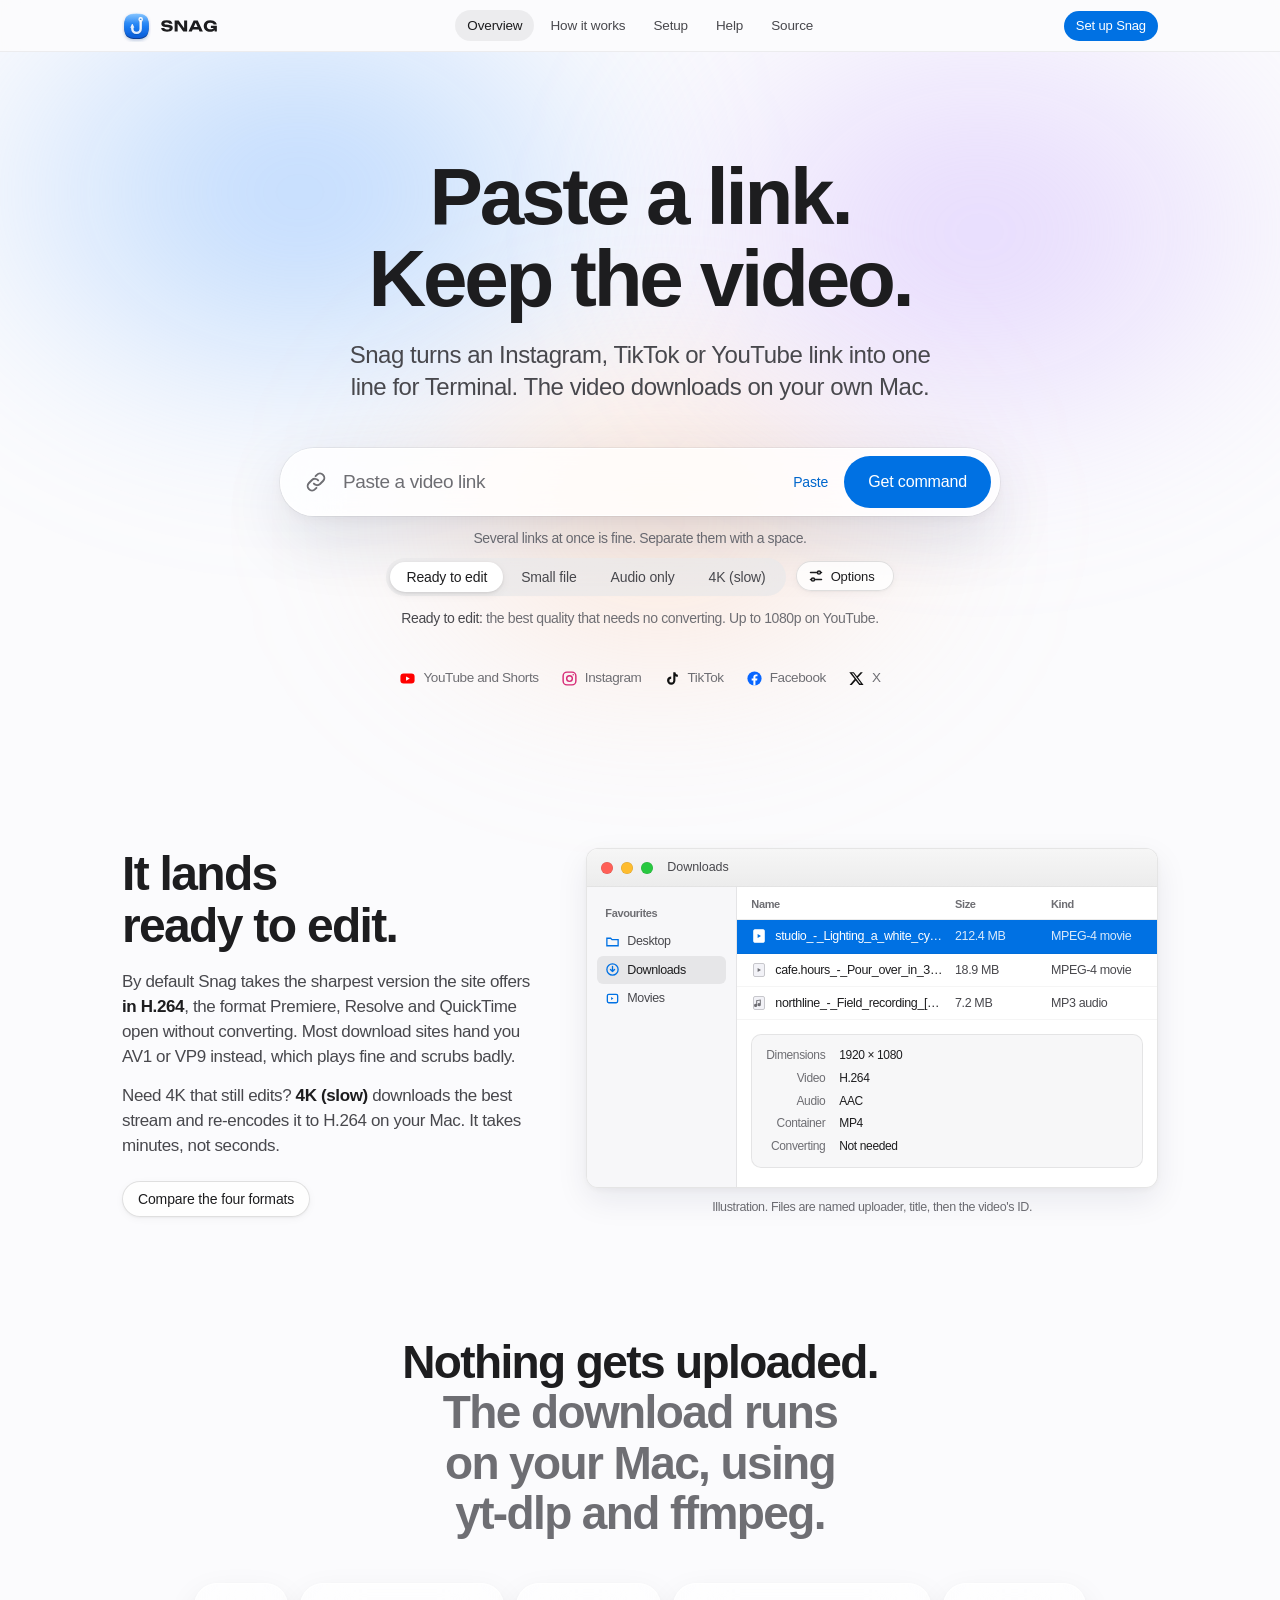
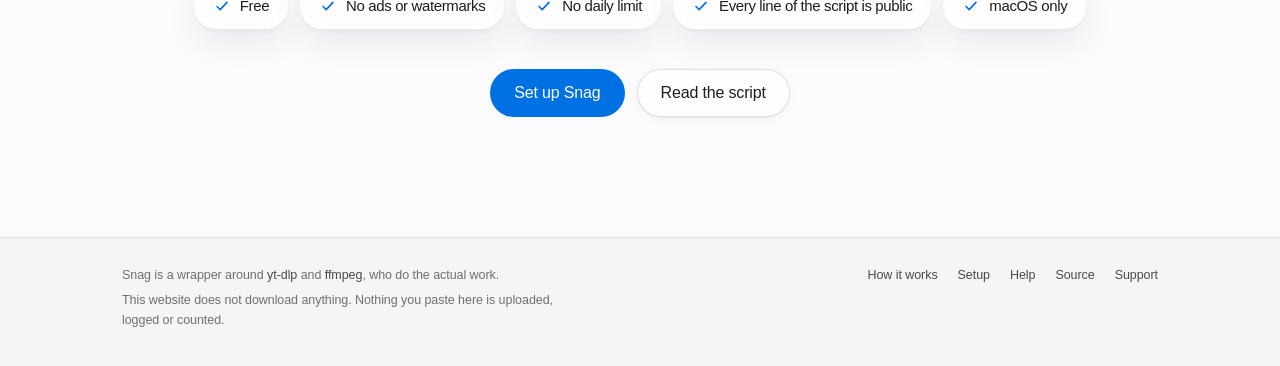
<file: site/index.html>
<!doctype html>
<html lang="en">
<head>
<meta charset="utf-8">
<meta name="viewport" content="width=device-width, initial-scale=1">
<title>Snag: save videos to your Mac</title>
<meta name="description" content="Paste a link from Instagram, TikTok or YouTube. Snag gives you one line for Terminal, and the video downloads on your own Mac, ready to edit.">
<meta name="theme-color" content="#fbfbfd">
<link rel="icon" href="assets/icon.svg" type="image/svg+xml">
<link rel="apple-touch-icon" href="assets/apple-touch-icon.png">
<link rel="stylesheet" href="assets/snag.css">
</head>
<body>

<header class="nav">
  <div class="nav-in">
    <a class="brand" href="index.html" aria-label="Snag home"><img class="brand-mark" src="assets/logo-mark.svg" alt="" width="29" height="30"><img class="brand-word" src="assets/logo-wordmark.svg" alt="" height="12"></a>
    <button class="nav-toggle" type="button" aria-expanded="false" aria-controls="navLinks" aria-label="Menu">
      <svg viewBox="0 0 20 20" aria-hidden="true"><path d="M3 7h14M3 13h14" stroke="currentColor" stroke-width="1.6" stroke-linecap="round"/></svg>
    </button>
    <ul class="nav-links" id="navLinks">
      <li><a href="index.html" aria-current="page">Overview</a></li>
      <li><a href="how-it-works.html">How it works</a></li>
      <li><a href="setup.html">Setup</a></li>
      <li><a href="help.html">Help</a></li>
      <li><a href="source.html">Source</a></li>
      <li class="nav-links-cta"><a class="btn btn-primary" href="setup.html">Set up Snag</a></li>
    </ul>
    <a class="btn btn-primary btn-sm nav-cta" href="setup.html">Set up Snag</a>
  </div>
</header>

<main>
  <div class="aura" aria-hidden="true"><span></span></div>

  <section class="hero">
    <h1>Paste a link.<br>Keep the video.</h1>
    <p class="sub">Snag turns an Instagram, TikTok or YouTube link into one line for Terminal. The video downloads on your own Mac.</p>

    <form class="finder" id="finder" autocomplete="off" novalidate>
      <label class="sr-only" for="link">Video link</label>
      <div class="field" id="field">
        <span class="field-icon" aria-hidden="true">
          <svg data-p="none" data-on="1" viewBox="0 0 24 24" fill="none" stroke="currentColor" stroke-width="1.8" stroke-linecap="round" stroke-linejoin="round"><path d="M10 13.5a4 4 0 0 0 5.7.4l2.8-2.8a4 4 0 0 0-5.7-5.7l-1.2 1.2"/><path d="M14 10.5a4 4 0 0 0-5.7-.4l-2.8 2.8a4 4 0 0 0 5.7 5.7l1.2-1.2"/></svg>
          <svg data-p="YouTube" class="yt" viewBox="0 0 24 24"><rect x="2" y="5" width="20" height="14" rx="4.5" fill="currentColor"/><path d="M10 9v6l5.2-3z" fill="#fff"/></svg>
          <svg data-p="Instagram" class="ig" viewBox="0 0 24 24" fill="none" stroke="currentColor" stroke-width="2"><rect x="3" y="3" width="18" height="18" rx="5.5"/><circle cx="12" cy="12" r="4"/><circle cx="17.3" cy="6.7" r="1.1" fill="currentColor" stroke="none"/></svg>
          <svg data-p="TikTok" class="tt" viewBox="0 0 24 24"><path d="M14.5 3h3c.2 1.9 1.5 3.4 3.5 3.6v3.1c-1.3 0-2.5-.4-3.5-1v6.1A5.9 5.9 0 1 1 11.6 9v3.2a2.8 2.8 0 1 0 2.9 2.8z" fill="currentColor"/></svg>
          <svg data-p="Facebook" class="fb" viewBox="0 0 24 24"><circle cx="12" cy="12" r="10" fill="currentColor"/><path d="M13.3 21.9v-7.1h2.4l.4-2.8h-2.8v-1.8c0-.8.3-1.4 1.4-1.4h1.5V6.3a19 19 0 0 0-2.2-.1c-2.2 0-3.6 1.3-3.6 3.7V12H8v2.8h2.4v7.1z" fill="#fff"/></svg>
          <svg data-p="X" class="x" viewBox="0 0 24 24"><path d="M17.8 3h3.1l-6.8 7.7L22 21h-6.2l-4.9-6.3L5.3 21H2.2l7.2-8.3L1.8 3h6.4l4.4 5.8zm-1.1 16.2h1.7L7.4 4.7H5.6z" fill="currentColor"/></svg>
          <svg data-p="bad" viewBox="0 0 24 24" fill="none" stroke="#c4271b" stroke-width="1.8" stroke-linecap="round"><circle cx="12" cy="12" r="9"/><path d="M12 7.5v5.5M12 16.3v.2"/></svg>
        </span>
        <input id="link" name="link" type="text" inputmode="url" spellcheck="false" autocapitalize="off"
               placeholder="Paste a video link" aria-describedby="fieldMsg">
        <button class="clear" type="button" id="clearBtn" aria-label="Clear the link">
          <svg viewBox="0 0 12 12" aria-hidden="true"><path d="M2.5 2.5l7 7m0-7l-7 7" stroke="currentColor" stroke-width="1.6" stroke-linecap="round"/></svg>
        </button>
        <button class="btn btn-quiet" type="button" id="pasteBtn">Paste</button>
        <button class="btn btn-primary" type="submit" id="goBtn" aria-label="Get command"><span class="go-label">Get command</span><svg class="go-icon" viewBox="0 0 20 20" fill="none" stroke="currentColor" stroke-width="2" stroke-linecap="round" stroke-linejoin="round" aria-hidden="true"><path d="M4 10h11m-4.5-4.5L15 10l-4.5 4.5"/></svg></button>
      </div>
      <p class="field-msg" id="fieldMsg" aria-live="polite">Several links at once is fine. Separate them with a space.</p>

      <div class="format-row">
        <div class="formats" role="radiogroup" aria-label="Deliver as" id="formats"></div>
        <div class="more">
          <button class="btn btn-secondary btn-sm" type="button" id="moreBtn" aria-expanded="false" aria-controls="pop">
            <svg viewBox="0 0 16 16" aria-hidden="true" fill="none" stroke="currentColor" stroke-width="1.5" stroke-linecap="round"><path d="M2.5 4.5h7m3 0h1M2.5 11.5h1m3 0h7"/><circle cx="11" cy="4.5" r="1.6"/><circle cx="5" cy="11.5" r="1.6"/></svg>
            Options <span id="optCount"></span>
          </button>
          <div class="pop" id="pop" hidden role="group" aria-label="Download options">
            <div class="pop-row">
              <span class="txt"><label class="nm" for="cap">Resolution limit</label><span class="ds">The largest picture you want.</span></span>
              <select id="cap">
                <option value="">No limit</option>
                <option value="2160">2160p</option>
                <option value="1440">1440p</option>
                <option value="1080">1080p</option>
                <option value="720">720p</option>
                <option value="480">480p</option>
              </select>
            </div>
            <div id="opts"></div>
          </div>
        </div>
      </div>
      <p class="format-note" id="formatNote"></p>
    </form>

    <div class="result" id="result" hidden>
      <div class="term">
        <div class="term-bar">
          <span class="lights" aria-hidden="true"><i></i><i></i><i></i></span>
          <span class="term-title" id="termTitle">Terminal</span>
          <span class="term-actions">
            <button class="btn btn-quiet btn-sm" type="button" id="rawBtn" aria-pressed="false">Show yt-dlp</button>
            <button class="btn btn-primary btn-sm" type="button" id="copyBtn">Copy</button>
          </span>
        </div>
        <pre class="term-body" id="cmd"></pre>
        <div class="result-meta" id="meta"></div>
      </div>
      <div class="result-foot">
        <div class="tip glass">
          <b>Paste it into Terminal</b>
          Press <kbd>⌘</kbd> <kbd>Space</kbd>, type Terminal, press Enter. Paste with <kbd>⌘</kbd> <kbd>V</kbd> and press Enter again.
        </div>
        <div class="tip glass">
          <b>First time on this Mac?</b>
          The command needs Snag installed first. It is a one-time <a href="setup.html">setup of about 10 minutes</a>.
        </div>
      </div>
    </div>

    <div class="sites" aria-label="Works with">
      <span><svg viewBox="0 0 24 24" aria-hidden="true"><rect x="2" y="5" width="20" height="14" rx="4.5" fill="#ff0000"/><path d="M10 9v6l5.2-3z" fill="#fff"/></svg>YouTube and Shorts</span>
      <span><svg viewBox="0 0 24 24" aria-hidden="true" fill="none" stroke="#d62976" stroke-width="2"><rect x="3" y="3" width="18" height="18" rx="5.5"/><circle cx="12" cy="12" r="4"/><circle cx="17.3" cy="6.7" r="1.1" fill="#d62976" stroke="none"/></svg>Instagram</span>
      <span><svg viewBox="0 0 24 24" aria-hidden="true"><path d="M14.5 3h3c.2 1.9 1.5 3.4 3.5 3.6v3.1c-1.3 0-2.5-.4-3.5-1v6.1A5.9 5.9 0 1 1 11.6 9v3.2a2.8 2.8 0 1 0 2.9 2.8z" fill="#111"/></svg>TikTok</span>
      <span><svg viewBox="0 0 24 24" aria-hidden="true"><circle cx="12" cy="12" r="10" fill="#0866ff"/><path d="M13.3 21.9v-7.1h2.4l.4-2.8h-2.8v-1.8c0-.8.3-1.4 1.4-1.4h1.5V6.3a19 19 0 0 0-2.2-.1c-2.2 0-3.6 1.3-3.6 3.7V12H8v2.8h2.4v7.1z" fill="#fff"/></svg>Facebook</span>
      <span><svg viewBox="0 0 24 24" aria-hidden="true"><path d="M17.8 3h3.1l-6.8 7.7L22 21h-6.2l-4.9-6.3L5.3 21H2.2l7.2-8.3L1.8 3h6.4l4.4 5.8zm-1.1 16.2h1.7L7.4 4.7H5.6z" fill="#111"/></svg>X</span>
    </div>
  </section>

  <section class="lands-sec" aria-labelledby="lands-h">
    <div>
      <h2 id="lands-h">It lands ready to edit.</h2>
      <div class="prose">
        <p>By default Snag takes the sharpest version the site offers <b>in H.264</b>, the format Premiere, Resolve and QuickTime open without converting. Most download sites hand you AV1 or VP9 instead, which plays fine and scrubs badly.</p>
        <p>Need 4K that still edits? <b>4K (slow)</b> downloads the best stream and re-encodes it to H.264 on your Mac. It takes minutes, not seconds.</p>
      </div>
      <div class="links">
        <a class="btn btn-secondary" href="how-it-works.html#formats">Compare the four formats</a>
      </div>
    </div>
    <figure style="margin:0">
      <div class="term finderwin" aria-hidden="true">
        <div class="term-bar">
          <span class="lights"><i></i><i></i><i></i></span>
          <span class="term-title">Downloads</span>
        </div>
        <div class="fw-grid">
          <div class="fw-side">
            <div class="grp">Favourites</div>
            <div class="it"><svg viewBox="0 0 16 16" fill="none" stroke="currentColor" stroke-width="1.4"><path d="M2 4.5h4l1.5 1.5H14v6.5H2z"/></svg>Desktop</div>
            <div class="it on"><svg viewBox="0 0 16 16" fill="none" stroke="currentColor" stroke-width="1.4" stroke-linecap="round"><circle cx="8" cy="8" r="6"/><path d="M8 4.8v5.4m0 0L5.8 8M8 10.2 10.2 8"/></svg>Downloads</div>
            <div class="it"><svg viewBox="0 0 16 16" fill="none" stroke="currentColor" stroke-width="1.4"><rect x="2.5" y="3.5" width="11" height="9" rx="1.5"/><path d="M6.5 6.5v3l2.5-1.5z" fill="currentColor" stroke="none"/></svg>Movies</div>
          </div>
          <div class="fw-list">
            <div class="fw-row h"><span>Name</span><span>Size</span><span>Kind</span></div>
            <div class="fw-row sel"><span class="fn"><svg viewBox="0 0 16 16"><rect x="2.5" y="1.5" width="11" height="13" rx="1.5" fill="#fff" stroke="rgba(255,255,255,.6)"/><path d="M6.6 6v4l3.4-2z" fill="#0071e3"/></svg><span>studio_-_Lighting_a_white_cyc_[a8Kq2LmX0pE].mp4</span></span><span>212.4 MB</span><span>MPEG-4 movie</span></div>
            <div class="fw-row"><span class="fn"><svg viewBox="0 0 16 16"><rect x="2.5" y="1.5" width="11" height="13" rx="1.5" fill="#f2f2f7" stroke="#c7c7cc"/><path d="M6.6 6v4l3.4-2z" fill="#6e6e73"/></svg><span>cafe.hours_-_Pour_over_in_30_seconds_[7302114].mp4</span></span><span>18.9 MB</span><span>MPEG-4 movie</span></div>
            <div class="fw-row"><span class="fn"><svg viewBox="0 0 16 16"><rect x="2.5" y="1.5" width="11" height="13" rx="1.5" fill="#f2f2f7" stroke="#c7c7cc"/><path d="M9.8 4.5v5.2a1.6 1.6 0 1 1-1-1.5V5.4l-2.6.6v4.5a1.6 1.6 0 1 1-1-1.5V5.2z" fill="#6e6e73"/></svg><span>northline_-_Field_recording_[Qm4v9TzR1sA].mp3</span></span><span>7.2 MB</span><span>MP3 audio</span></div>
            <dl class="fw-info">
              <dt>Dimensions</dt><dd>1920 × 1080</dd>
              <dt>Video</dt><dd>H.264</dd>
              <dt>Audio</dt><dd>AAC</dd>
              <dt>Container</dt><dd>MP4</dd>
              <dt>Converting</dt><dd>Not needed</dd>
            </dl>
          </div>
        </div>
      </div>
      <figcaption class="fw-caption">Illustration. Files are named uploader, title, then the video's ID.</figcaption>
    </figure>
  </section>

  <section class="promise" aria-labelledby="promise-h">
    <h2 id="promise-h">Nothing gets uploaded. <span>The download runs on your Mac, using yt-dlp and ffmpeg.</span></h2>
    <ul class="promise-list">
      <li class="glass"><svg viewBox="0 0 20 20" fill="none" stroke="currentColor" stroke-width="1.8" stroke-linecap="round" stroke-linejoin="round" aria-hidden="true"><path d="M4.5 10.5l3.5 3.5 7.5-8"/></svg>Free</li>
      <li class="glass"><svg viewBox="0 0 20 20" fill="none" stroke="currentColor" stroke-width="1.8" stroke-linecap="round" stroke-linejoin="round" aria-hidden="true"><path d="M4.5 10.5l3.5 3.5 7.5-8"/></svg>No ads or watermarks</li>
      <li class="glass"><svg viewBox="0 0 20 20" fill="none" stroke="currentColor" stroke-width="1.8" stroke-linecap="round" stroke-linejoin="round" aria-hidden="true"><path d="M4.5 10.5l3.5 3.5 7.5-8"/></svg>No daily limit</li>
      <li class="glass"><svg viewBox="0 0 20 20" fill="none" stroke="currentColor" stroke-width="1.8" stroke-linecap="round" stroke-linejoin="round" aria-hidden="true"><path d="M4.5 10.5l3.5 3.5 7.5-8"/></svg>Every line of the script is public</li>
      <li class="glass"><svg viewBox="0 0 20 20" fill="none" stroke="currentColor" stroke-width="1.8" stroke-linecap="round" stroke-linejoin="round" aria-hidden="true"><path d="M4.5 10.5l3.5 3.5 7.5-8"/></svg>macOS only</li>
    </ul>
    <div class="btn-row">
      <a class="btn btn-primary btn-lg" href="setup.html">Set up Snag</a>
      <a class="btn btn-secondary btn-lg" href="source.html">Read the script</a>
    </div>
  </section>
</main>

<footer class="foot">
  <div class="foot-in">
    <div>
      <p>Snag is a wrapper around <a href="https://github.com/yt-dlp/yt-dlp">yt-dlp</a> and <a href="https://ffmpeg.org">ffmpeg</a>, who do the actual work.</p>
      <p>This website does not download anything. Nothing you paste here is uploaded, logged or counted.</p>
    </div>
    <nav aria-label="Footer">
      <a href="how-it-works.html">How it works</a>
      <a href="setup.html">Setup</a>
      <a href="help.html">Help</a>
      <a href="source.html">Source</a>
      <a href="support.html">Support</a>
    </nav>
  </div>
</footer>

<script src="assets/site.js"></script>
<script src="assets/home.js"></script>
</body>
</html>
</file>
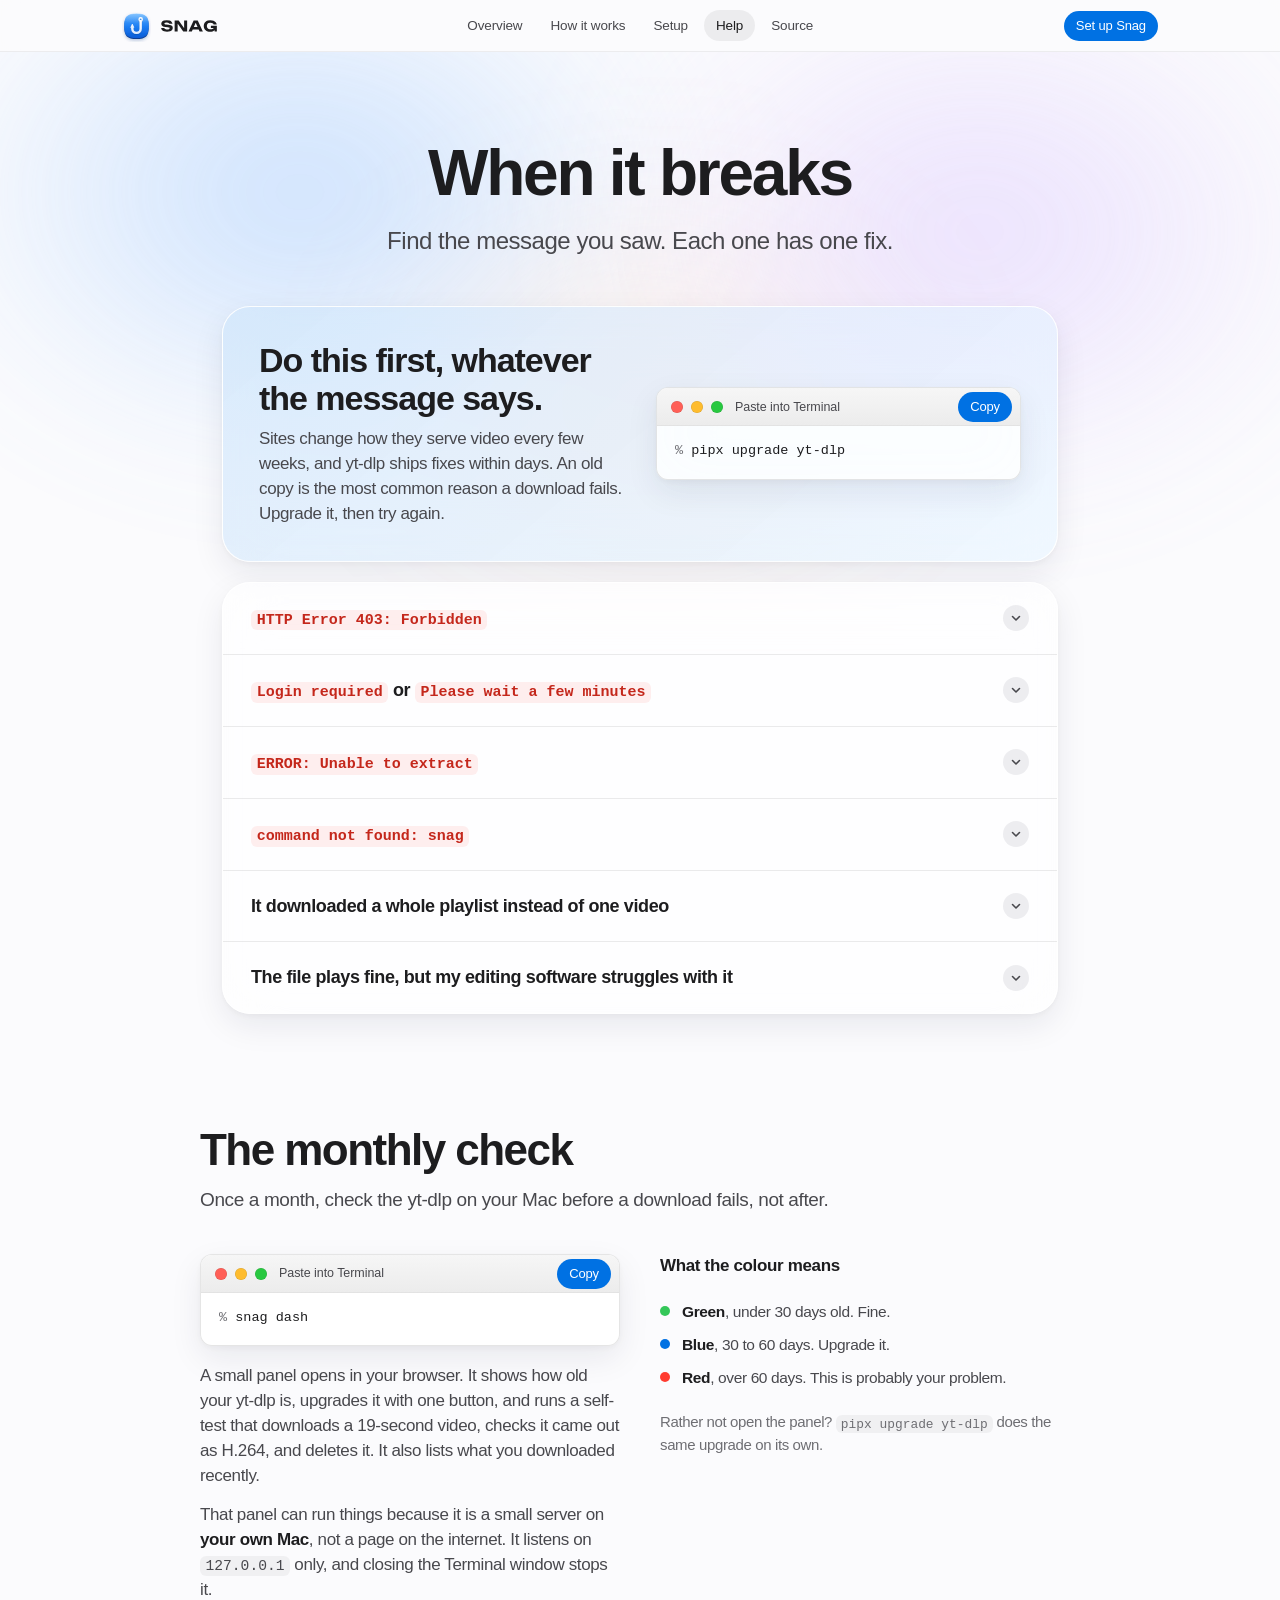
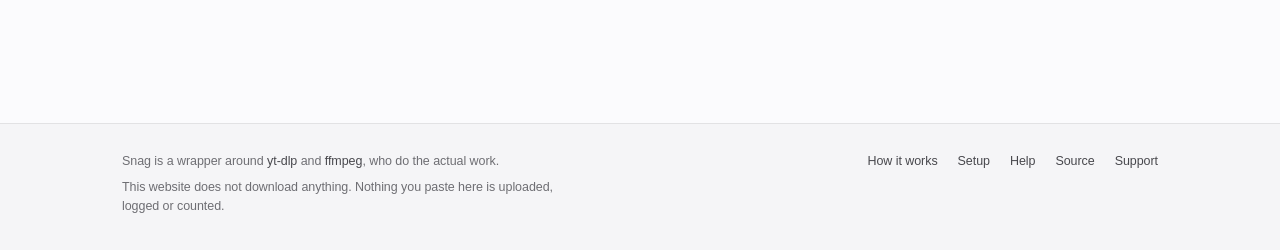
<file: site/help.html>
<!doctype html>
<html lang="en">
<head>
<meta charset="utf-8">
<meta name="viewport" content="width=device-width, initial-scale=1">
<title>Help | Snag</title>
<meta name="description" content="When a Snag download fails: the one fix that works most often, every common error message and its fix, and the monthly check.">
<meta name="theme-color" content="#fbfbfd">
<link rel="icon" href="assets/icon.svg" type="image/svg+xml">
<link rel="apple-touch-icon" href="assets/apple-touch-icon.png">
<link rel="stylesheet" href="assets/snag.css">
</head>
<body>

<header class="nav">
  <div class="nav-in">
    <a class="brand" href="index.html" aria-label="Snag home"><img class="brand-mark" src="assets/logo-mark.svg" alt="" width="29" height="30"><img class="brand-word" src="assets/logo-wordmark.svg" alt="" height="12"></a>
    <button class="nav-toggle" type="button" aria-expanded="false" aria-controls="navLinks" aria-label="Menu">
      <svg viewBox="0 0 20 20" aria-hidden="true"><path d="M3 7h14M3 13h14" stroke="currentColor" stroke-width="1.6" stroke-linecap="round"/></svg>
    </button>
    <ul class="nav-links" id="navLinks">
      <li><a href="index.html">Overview</a></li>
      <li><a href="how-it-works.html">How it works</a></li>
      <li><a href="setup.html">Setup</a></li>
      <li><a href="help.html" aria-current="page">Help</a></li>
      <li><a href="source.html">Source</a></li>
      <li class="nav-links-cta"><a class="btn btn-primary" href="setup.html">Set up Snag</a></li>
    </ul>
    <a class="btn btn-primary btn-sm nav-cta" href="setup.html">Set up Snag</a>
  </div>
</header>

<main>
  <div class="aura low" aria-hidden="true"><span></span></div>

  <header class="page-head">
    <h1>When it breaks</h1>
    <p class="lede">Find the message you saw. Each one has one fix.</p>
  </header>

  <div class="read" style="max-width:880px">
    <section class="first-move glass" aria-labelledby="first-h">
      <div>
        <h2 id="first-h">Do this first, whatever the message says.</h2>
        <p>Sites change how they serve video every few weeks, and yt-dlp ships fixes within days. An old copy is the most common reason a download fails. Upgrade it, then try again.</p>
      </div>
      <div class="term">
        <div class="term-bar"><span class="lights" aria-hidden="true"><i></i><i></i><i></i></span><span class="term-title">Paste into Terminal</span><span class="term-actions"><button class="btn btn-primary btn-sm" type="button" data-copy="cmd-upgrade">Copy</button></span></div>
        <pre class="term-body" id="cmd-upgrade" data-command>pipx upgrade yt-dlp</pre>
      </div>
    </section>

    <div class="faults glass">
      <details class="fault">
        <summary><span class="msg"><code>HTTP Error 403: Forbidden</code></span><span class="chev" aria-hidden="true"><svg viewBox="0 0 12 12"><path d="M2.5 4.5 6 8l3.5-3.5" fill="none" stroke="currentColor" stroke-width="1.6" stroke-linecap="round" stroke-linejoin="round"/></svg></span></summary>
        <div class="fault-body">
          <p class="what"><b>What it means.</b> The site refused to answer, because it could not tell the request came from a real browser.</p>
          <div class="fix">
            <p><b class="lbl">The fix.</b> The Chrome support is missing. Check by running <code>yt-dlp --list-impersonate-targets</code>. If that prints an empty table or an error, run this and try again.</p>
            <div class="term">
              <div class="term-bar"><span class="lights" aria-hidden="true"><i></i><i></i><i></i></span><span class="term-title">Paste into Terminal</span><span class="term-actions"><button class="btn btn-primary btn-sm" type="button" data-copy="cmd-force">Copy</button></span></div>
              <pre class="term-body" id="cmd-force" data-command>pipx install --force "yt-dlp[default,curl-cffi]"</pre>
            </div>
          </div>
        </div>
      </details>

      <details class="fault">
        <summary><span class="msg"><code>Login required</code> or <code>Please wait a few minutes</code></span><span class="chev" aria-hidden="true"><svg viewBox="0 0 12 12"><path d="M2.5 4.5 6 8l3.5-3.5" fill="none" stroke="currentColor" stroke-width="1.6" stroke-linecap="round" stroke-linejoin="round"/></svg></span></summary>
        <div class="fault-body">
          <p class="what"><b>What it means.</b> Instagram will not show the video to someone who is not signed in.</p>
          <div class="fix">
            <p><b class="lbl">The fix.</b> Sign into Instagram in Chrome. Then quit Chrome completely with <kbd>⌘</kbd> <kbd>Q</kbd>, not just the window, because macOS will not let Snag read your login while Chrome is open. Run your command again. For Instagram and TikTok links, Snag turns <b>Use my Chrome login</b> on by itself, so the command already asks for it.</p>
          </div>
        </div>
      </details>

      <details class="fault">
        <summary><span class="msg"><code>ERROR: Unable to extract</code></span><span class="chev" aria-hidden="true"><svg viewBox="0 0 12 12"><path d="M2.5 4.5 6 8l3.5-3.5" fill="none" stroke="currentColor" stroke-width="1.6" stroke-linecap="round" stroke-linejoin="round"/></svg></span></summary>
        <div class="fault-body">
          <p class="what"><b>What it means.</b> The site changed how its pages are built, and the yt-dlp on your Mac has not caught up.</p>
          <div class="fix">
            <p><b class="lbl">The fix.</b> Upgrade yt-dlp with the command at the top of this page. That fixes this almost every time.</p>
          </div>
        </div>
      </details>

      <details class="fault">
        <summary><span class="msg"><code>command not found: snag</code></span><span class="chev" aria-hidden="true"><svg viewBox="0 0 12 12"><path d="M2.5 4.5 6 8l3.5-3.5" fill="none" stroke="currentColor" stroke-width="1.6" stroke-linecap="round" stroke-linejoin="round"/></svg></span></summary>
        <div class="fault-body">
          <p class="what"><b>What it means.</b> Snag is installed, but Terminal does not know where to look for it.</p>
          <div class="fix">
            <p><b class="lbl">The fix.</b> Paste this, then quit Terminal with <kbd>⌘</kbd> <kbd>Q</kbd> and open it again. The restart matters: the change does not take effect until then.</p>
            <div class="term">
              <div class="term-bar"><span class="lights" aria-hidden="true"><i></i><i></i><i></i></span><span class="term-title">Paste into Terminal</span><span class="term-actions"><button class="btn btn-primary btn-sm" type="button" data-copy="cmd-path">Copy</button></span></div>
              <pre class="term-body" id="cmd-path" data-command>echo 'export PATH="$HOME/bin:$PATH"' &gt;&gt; ~/.zshrc</pre>
            </div>
          </div>
        </div>
      </details>

      <details class="fault">
        <summary><span class="msg">It downloaded a whole playlist instead of one video</span><span class="chev" aria-hidden="true"><svg viewBox="0 0 12 12"><path d="M2.5 4.5 6 8l3.5-3.5" fill="none" stroke="currentColor" stroke-width="1.6" stroke-linecap="round" stroke-linejoin="round"/></svg></span></summary>
        <div class="fault-body">
          <p class="what"><b>What it means.</b> Your YouTube link had <code>&amp;list=</code> in it, and <b>Whole playlist</b> was switched on under Options.</p>
          <div class="fix">
            <p><b class="lbl">The fix.</b> Switch <b>Whole playlist</b> off and get the command again. With it off, a link that carries a playlist gets only the video you were watching.</p>
          </div>
        </div>
      </details>

      <details class="fault">
        <summary><span class="msg">The file plays fine, but my editing software struggles with it</span><span class="chev" aria-hidden="true"><svg viewBox="0 0 12 12"><path d="M2.5 4.5 6 8l3.5-3.5" fill="none" stroke="currentColor" stroke-width="1.6" stroke-linecap="round" stroke-linejoin="round"/></svg></span></summary>
        <div class="fault-body">
          <p class="what"><b>What it means.</b> You have an AV1 or VP9 file. Browsers play those easily. Premiere and Resolve decode them in software, so scrubbing becomes unusable.</p>
          <div class="fix">
            <p><b class="lbl">The fix.</b> Use <b>Ready to edit</b>. It downloads H.264, which every editor handles natively, with no converting. It tops out at 1080p on YouTube. For 4K that edits, use <b>4K (slow)</b>, which re-encodes the best stream and takes real minutes.</p>
          </div>
        </div>
      </details>
    </div>
  </div>

  <section class="sec" id="monthly" aria-labelledby="monthly-h">
    <div class="read" style="max-width:880px;padding:0">
      <div class="sec-head">
        <h2 id="monthly-h">The monthly check</h2>
        <p>Once a month, check the yt-dlp on your Mac before a download fails, not after.</p>
      </div>
      <div class="dash-grid">
        <div>
          <div class="term">
            <div class="term-bar"><span class="lights" aria-hidden="true"><i></i><i></i><i></i></span><span class="term-title">Paste into Terminal</span><span class="term-actions"><button class="btn btn-primary btn-sm" type="button" data-copy="cmd-dash">Copy</button></span></div>
            <pre class="term-body" id="cmd-dash" data-command>snag dash</pre>
          </div>
          <div class="prose" style="margin-top:18px">
            <p>A small panel opens in your browser. It shows how old your yt-dlp is, upgrades it with one button, and runs a self-test that downloads a 19-second video, checks it came out as H.264, and deletes it. It also lists what you downloaded recently.</p>
            <p>That panel can run things because it is a small server on <b>your own Mac</b>, not a page on the internet. It listens on <code>127.0.0.1</code> only, and closing the Terminal window stops it.</p>
          </div>
        </div>
        <div>
          <h3 style="font-size:17px;letter-spacing:-.02em">What the colour means</h3>
          <ul class="flags">
            <li><span class="dot" style="background:#34c759"></span><span><b>Green</b>, under 30 days old. Fine.</span></li>
            <li><span class="dot" style="background:#0071e3"></span><span><b>Blue</b>, 30 to 60 days. Upgrade it.</span></li>
            <li><span class="dot" style="background:#ff3b30"></span><span><b>Red</b>, over 60 days. This is probably your problem.</span></li>
          </ul>
          <p class="built" style="margin-top:22px">Rather not open the panel? <code>pipx upgrade yt-dlp</code> does the same upgrade on its own.</p>
        </div>
      </div>
    </div>
  </section>
</main>

<footer class="foot">
  <div class="foot-in">
    <div>
      <p>Snag is a wrapper around <a href="https://github.com/yt-dlp/yt-dlp">yt-dlp</a> and <a href="https://ffmpeg.org">ffmpeg</a>, who do the actual work.</p>
      <p>This website does not download anything. Nothing you paste here is uploaded, logged or counted.</p>
    </div>
    <nav aria-label="Footer">
      <a href="how-it-works.html">How it works</a>
      <a href="setup.html">Setup</a>
      <a href="help.html">Help</a>
      <a href="source.html">Source</a>
      <a href="support.html">Support</a>
    </nav>
  </div>
</footer>

<script src="assets/site.js"></script>
</body>
</html>
</file>
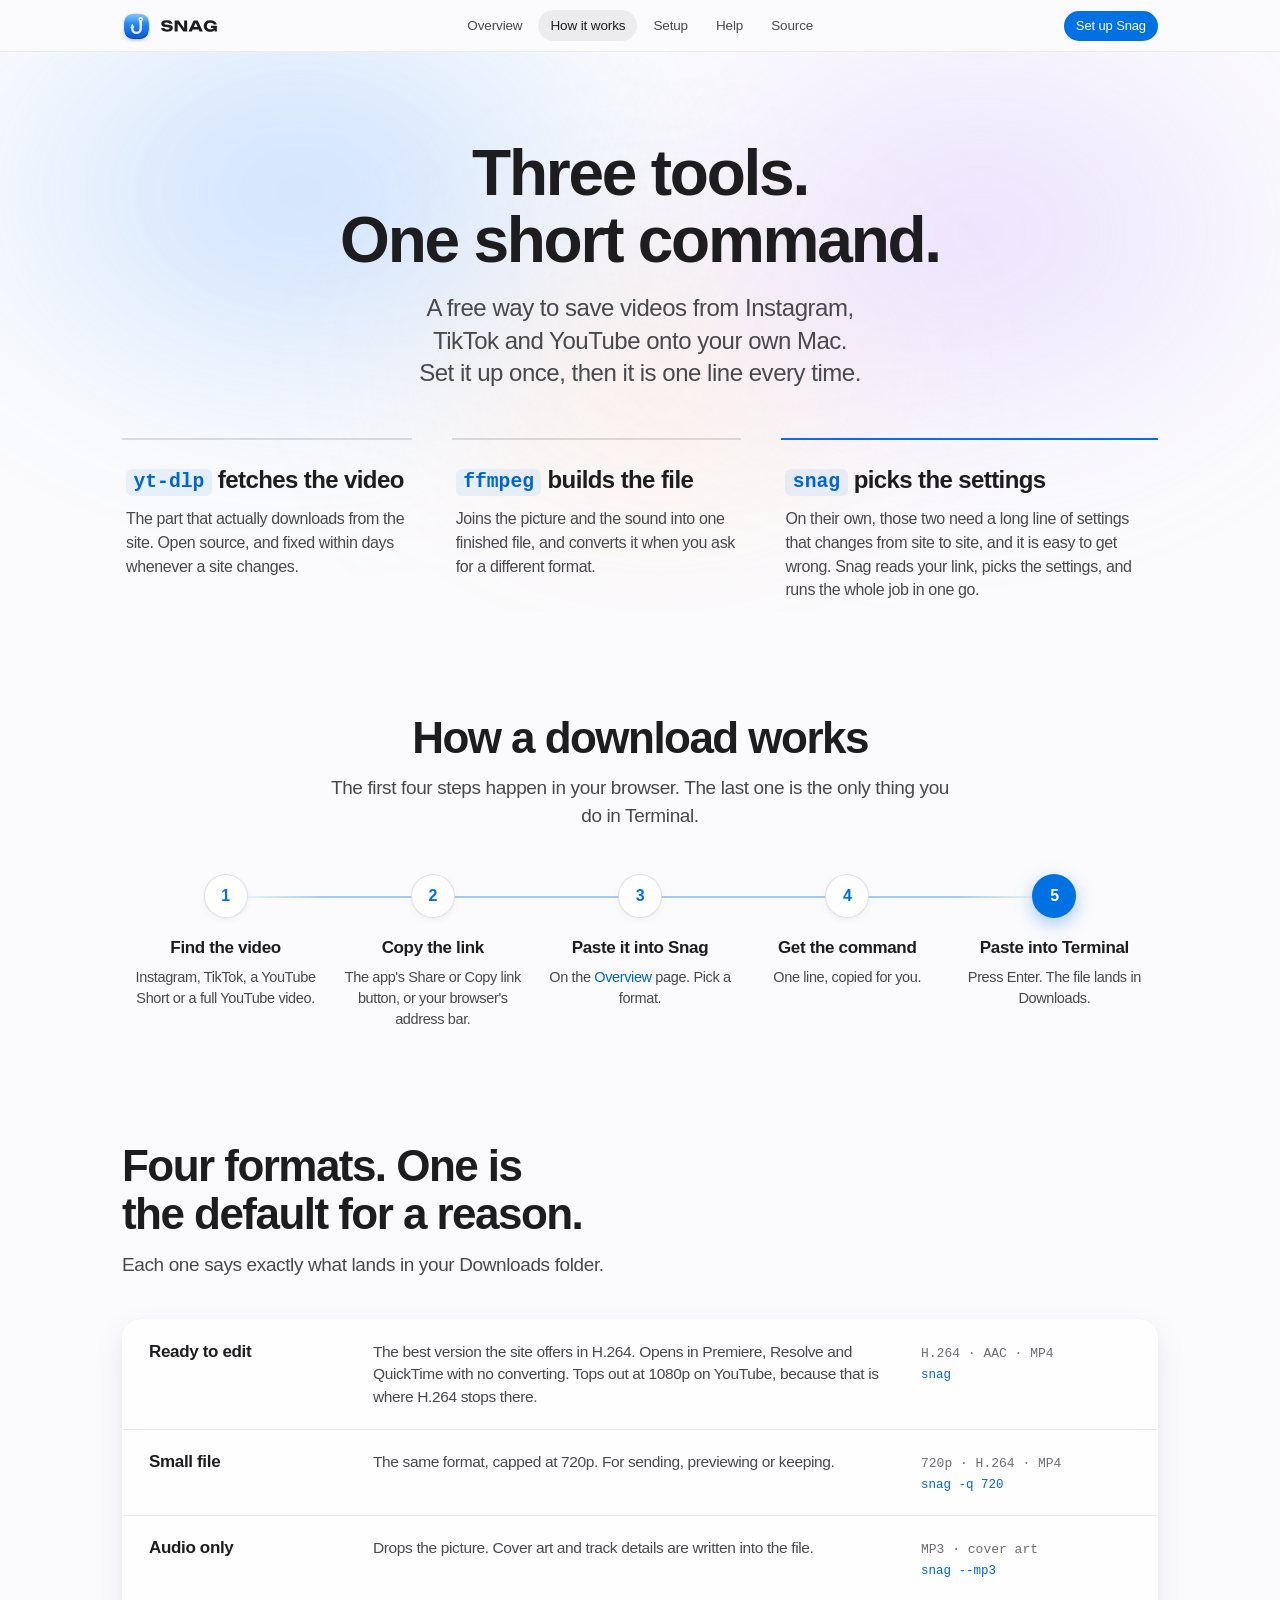
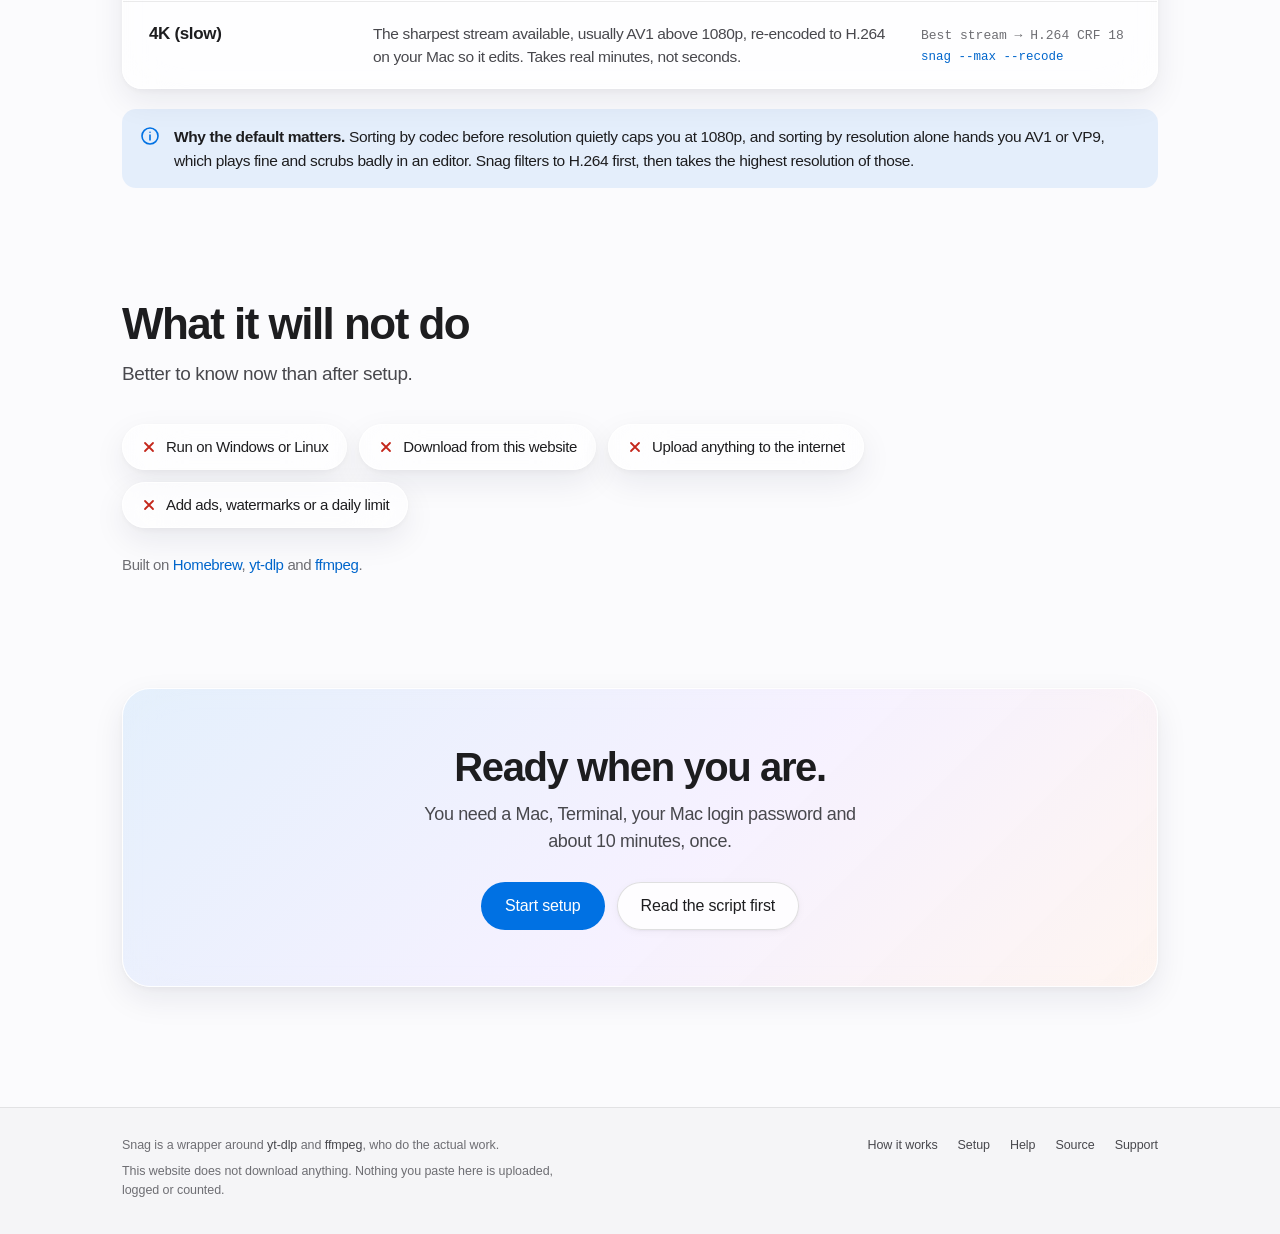
<file: site/how-it-works.html>
<!doctype html>
<html lang="en">
<head>
<meta charset="utf-8">
<meta name="viewport" content="width=device-width, initial-scale=1">
<title>How it works | Snag</title>
<meta name="description" content="What Snag is, the three tools behind it, the five steps of a download, and the four formats it can deliver.">
<meta name="theme-color" content="#fbfbfd">
<link rel="icon" href="assets/icon.svg" type="image/svg+xml">
<link rel="apple-touch-icon" href="assets/apple-touch-icon.png">
<link rel="stylesheet" href="assets/snag.css">
</head>
<body>

<header class="nav">
  <div class="nav-in">
    <a class="brand" href="index.html" aria-label="Snag home"><img class="brand-mark" src="assets/logo-mark.svg" alt="" width="29" height="30"><img class="brand-word" src="assets/logo-wordmark.svg" alt="" height="12"></a>
    <button class="nav-toggle" type="button" aria-expanded="false" aria-controls="navLinks" aria-label="Menu">
      <svg viewBox="0 0 20 20" aria-hidden="true"><path d="M3 7h14M3 13h14" stroke="currentColor" stroke-width="1.6" stroke-linecap="round"/></svg>
    </button>
    <ul class="nav-links" id="navLinks">
      <li><a href="index.html">Overview</a></li>
      <li><a href="how-it-works.html" aria-current="page">How it works</a></li>
      <li><a href="setup.html">Setup</a></li>
      <li><a href="help.html">Help</a></li>
      <li><a href="source.html">Source</a></li>
      <li class="nav-links-cta"><a class="btn btn-primary" href="setup.html">Set up Snag</a></li>
    </ul>
    <a class="btn btn-primary btn-sm nav-cta" href="setup.html">Set up Snag</a>
  </div>
</header>

<main>
  <div class="aura low" aria-hidden="true"><span></span></div>

  <header class="page-head">
    <h1>Three tools.<br>One short command.</h1>
    <p class="lede">A free way to save videos from Instagram, TikTok and YouTube onto your own Mac. Set it up once, then it is one line every time.</p>
  </header>

  <div class="parts">
    <article class="part">
      <h2 class="part-h"><code>yt-dlp</code> fetches the video</h2>
      <p>The part that actually downloads from the site. Open source, and fixed within days whenever a site changes.</p>
    </article>
    <article class="part">
      <h2 class="part-h"><code>ffmpeg</code> builds the file</h2>
      <p>Joins the picture and the sound into one finished file, and converts it when you ask for a different format.</p>
    </article>
    <article class="part lead">
      <h2 class="part-h"><code>snag</code> picks the settings</h2>
      <p>On their own, those two need a long line of settings that changes from site to site, and it is easy to get wrong. Snag reads your link, picks the settings, and runs the whole job in one go.</p>
    </article>
  </div>

  <section class="sec" aria-labelledby="flow-h">
    <div class="sec-head c">
      <h2 id="flow-h">How a download works</h2>
      <p>The first four steps happen in your browser. The last one is the only thing you do in Terminal.</p>
    </div>
    <ol class="flow">
      <li><h3>Find the video</h3><p>Instagram, TikTok, a YouTube Short or a full YouTube video.</p></li>
      <li><h3>Copy the link</h3><p>The app's Share or Copy link button, or your browser's address bar.</p></li>
      <li><h3>Paste it into Snag</h3><p>On the <a href="index.html">Overview</a> page. Pick a format.</p></li>
      <li><h3>Get the command</h3><p>One line, copied for you.</p></li>
      <li><h3>Paste into Terminal</h3><p>Press Enter. The file lands in Downloads.</p></li>
    </ol>
  </section>

  <section class="sec" id="formats" aria-labelledby="formats-h">
    <div class="sec-head">
      <h2 id="formats-h">Four formats. One is the default for a reason.</h2>
      <p>Each one says exactly what lands in your Downloads folder.</p>
    </div>
    <div class="modes-table glass">
      <div class="mt-row">
        <h3>Ready to edit</h3>
        <p>The best version the site offers in H.264. Opens in Premiere, Resolve and QuickTime with no converting. Tops out at 1080p on YouTube, because that is where H.264 stops there.</p>
        <div class="spec">H.264 · AAC · MP4<span class="flag">snag</span></div>
      </div>
      <div class="mt-row">
        <h3>Small file</h3>
        <p>The same format, capped at 720p. For sending, previewing or keeping.</p>
        <div class="spec">720p · H.264 · MP4<span class="flag">snag -q 720</span></div>
      </div>
      <div class="mt-row">
        <h3>Audio only</h3>
        <p>Drops the picture. Cover art and track details are written into the file.</p>
        <div class="spec">MP3 · cover art<span class="flag">snag --mp3</span></div>
      </div>
      <div class="mt-row">
        <h3>4K (slow)</h3>
        <p>The sharpest stream available, usually AV1 above 1080p, re-encoded to H.264 on your Mac so it edits. Takes real minutes, not seconds.</p>
        <div class="spec">Best stream → H.264 CRF 18<span class="flag">snag --max --recode</span></div>
      </div>
    </div>
    <div class="callout" style="margin-top:20px">
      <svg viewBox="0 0 20 20" fill="none" stroke="currentColor" stroke-width="1.6" stroke-linecap="round" aria-hidden="true"><circle cx="10" cy="10" r="8"/><path d="M10 9v5M10 6.2v.1"/></svg>
      <p><b>Why the default matters.</b> Sorting by codec before resolution quietly caps you at 1080p, and sorting by resolution alone hands you AV1 or VP9, which plays fine and scrubs badly in an editor. Snag filters to H.264 first, then takes the highest resolution of those.</p>
    </div>
  </section>

  <section class="sec" aria-labelledby="not-h">
    <div class="sec-head">
      <h2 id="not-h">What it will not do</h2>
      <p>Better to know now than after setup.</p>
    </div>
    <ul class="nots">
      <li class="glass"><svg viewBox="0 0 16 16" aria-hidden="true"><path d="M4 4l8 8m0-8-8 8" stroke="currentColor" stroke-width="1.8" stroke-linecap="round"/></svg>Run on Windows or Linux</li>
      <li class="glass"><svg viewBox="0 0 16 16" aria-hidden="true"><path d="M4 4l8 8m0-8-8 8" stroke="currentColor" stroke-width="1.8" stroke-linecap="round"/></svg>Download from this website</li>
      <li class="glass"><svg viewBox="0 0 16 16" aria-hidden="true"><path d="M4 4l8 8m0-8-8 8" stroke="currentColor" stroke-width="1.8" stroke-linecap="round"/></svg>Upload anything to the internet</li>
      <li class="glass"><svg viewBox="0 0 16 16" aria-hidden="true"><path d="M4 4l8 8m0-8-8 8" stroke="currentColor" stroke-width="1.8" stroke-linecap="round"/></svg>Add ads, watermarks or a daily limit</li>
    </ul>
    <p class="built">Built on <a href="https://brew.sh">Homebrew</a>, <a href="https://github.com/yt-dlp/yt-dlp">yt-dlp</a> and <a href="https://ffmpeg.org">ffmpeg</a>.</p>
  </section>

  <section class="cta-band">
    <div class="in glass">
      <h2>Ready when you are.</h2>
      <p>You need a Mac, Terminal, your Mac login password and about 10 minutes, once.</p>
      <div class="btn-row">
        <a class="btn btn-primary btn-lg" href="setup.html">Start setup</a>
        <a class="btn btn-secondary btn-lg" href="source.html">Read the script first</a>
      </div>
    </div>
  </section>
</main>

<footer class="foot">
  <div class="foot-in">
    <div>
      <p>Snag is a wrapper around <a href="https://github.com/yt-dlp/yt-dlp">yt-dlp</a> and <a href="https://ffmpeg.org">ffmpeg</a>, who do the actual work.</p>
      <p>This website does not download anything. Nothing you paste here is uploaded, logged or counted.</p>
    </div>
    <nav aria-label="Footer">
      <a href="how-it-works.html">How it works</a>
      <a href="setup.html">Setup</a>
      <a href="help.html">Help</a>
      <a href="source.html">Source</a>
      <a href="support.html">Support</a>
    </nav>
  </div>
</footer>

<script src="assets/site.js"></script>
</body>
</html>
</file>
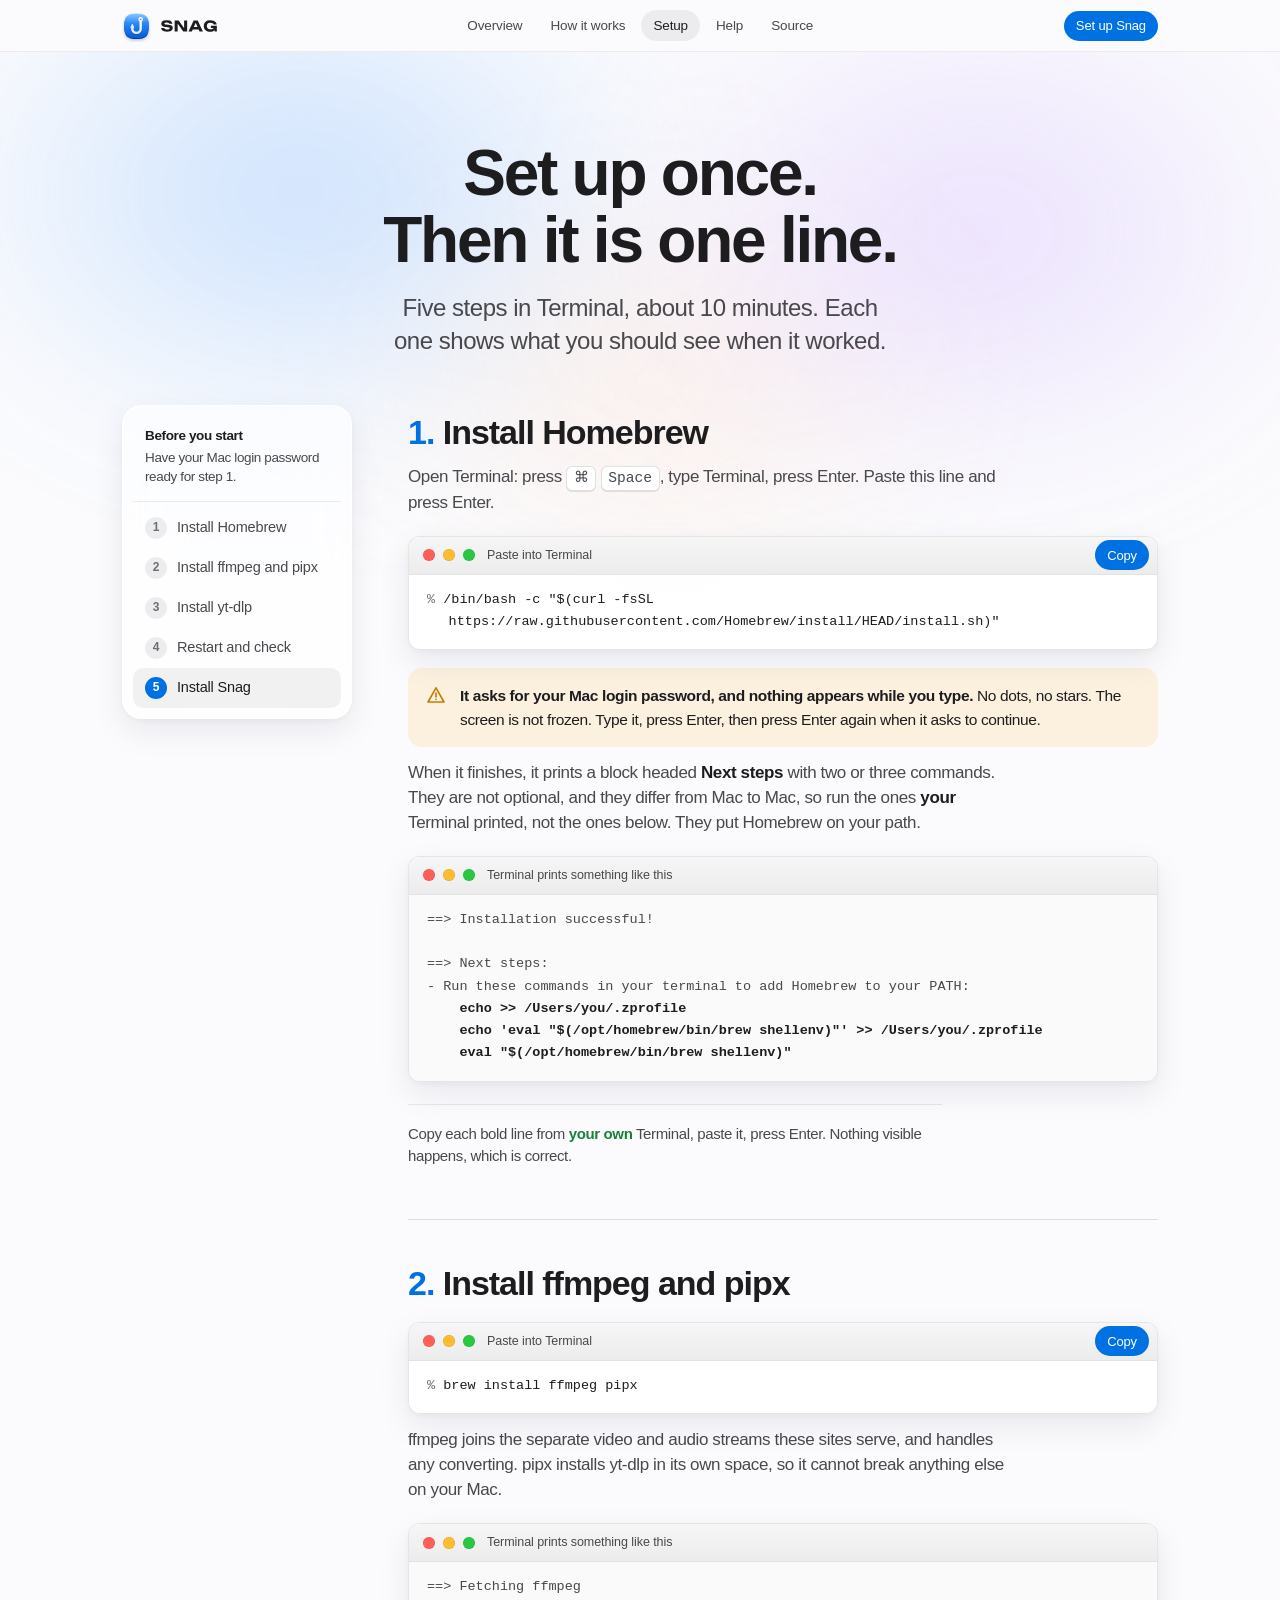
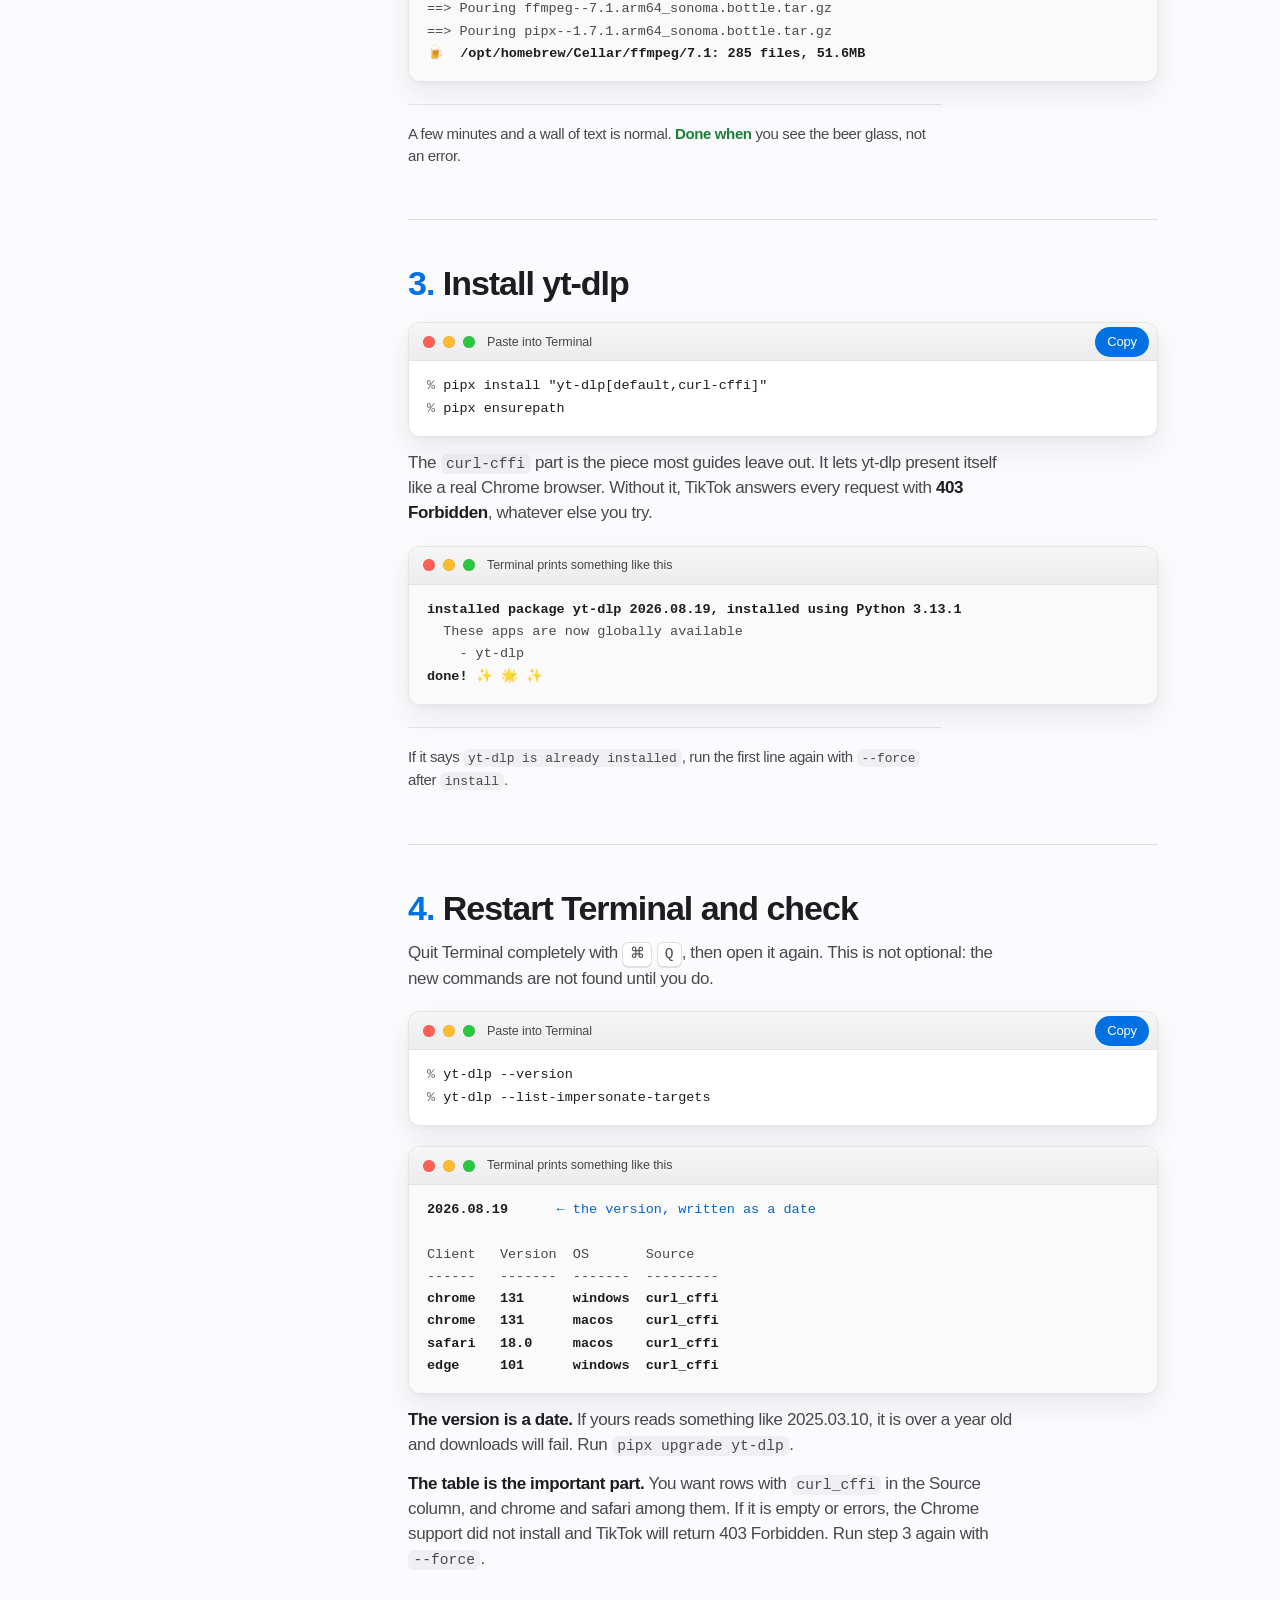
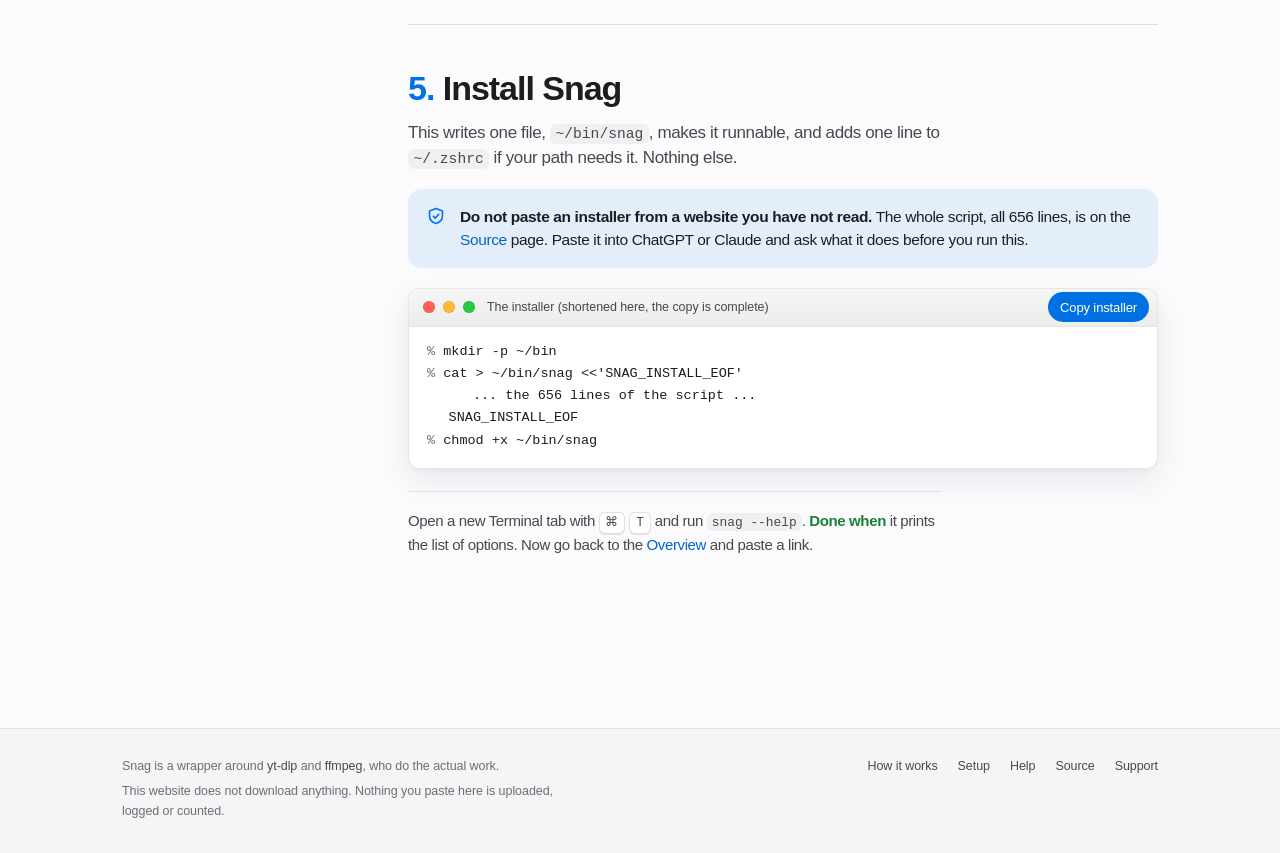
<file: site/setup.html>
<!doctype html>
<html lang="en">
<head>
<meta charset="utf-8">
<meta name="viewport" content="width=device-width, initial-scale=1">
<title>Setup | Snag</title>
<meta name="description" content="Set up Snag on your Mac once: Homebrew, ffmpeg and pipx, yt-dlp, a check, then Snag itself. About 10 minutes.">
<meta name="theme-color" content="#fbfbfd">
<link rel="icon" href="assets/icon.svg" type="image/svg+xml">
<link rel="apple-touch-icon" href="assets/apple-touch-icon.png">
<link rel="stylesheet" href="assets/snag.css">
</head>
<body>

<header class="nav">
  <div class="nav-in">
    <a class="brand" href="index.html" aria-label="Snag home"><img class="brand-mark" src="assets/logo-mark.svg" alt="" width="29" height="30"><img class="brand-word" src="assets/logo-wordmark.svg" alt="" height="12"></a>
    <button class="nav-toggle" type="button" aria-expanded="false" aria-controls="navLinks" aria-label="Menu">
      <svg viewBox="0 0 20 20" aria-hidden="true"><path d="M3 7h14M3 13h14" stroke="currentColor" stroke-width="1.6" stroke-linecap="round"/></svg>
    </button>
    <ul class="nav-links" id="navLinks">
      <li><a href="index.html">Overview</a></li>
      <li><a href="how-it-works.html">How it works</a></li>
      <li><a href="setup.html" aria-current="page">Setup</a></li>
      <li><a href="help.html">Help</a></li>
      <li><a href="source.html">Source</a></li>
      <li class="nav-links-cta"><a class="btn btn-primary" href="setup.html">Set up Snag</a></li>
    </ul>
    <a class="btn btn-primary btn-sm nav-cta" href="setup.html">Set up Snag</a>
  </div>
</header>

<main>
  <div class="aura low" aria-hidden="true"><span></span></div>

  <header class="page-head">
    <h1>Set up once.<br>Then it is one line.</h1>
    <p class="lede">Five steps in Terminal, about 10 minutes. Each one shows what you should see when it worked.</p>
  </header>

  <div class="setup-grid">
    <nav class="steps-nav glass" aria-label="Setup steps">
      <p class="before"><b>Before you start</b>Have your Mac login password ready for step 1.</p>
      <ol>
        <li><a href="#homebrew">Install Homebrew</a></li>
        <li><a href="#tools">Install ffmpeg and pipx</a></li>
        <li><a href="#ytdlp">Install yt-dlp</a></li>
        <li><a href="#check">Restart and check</a></li>
        <li><a href="#snag">Install Snag</a></li>
      </ol>
    </nav>

    <div>
      <section class="step" id="homebrew">
        <h2><span class="n">1.</span> Install Homebrew</h2>
        <p>Open Terminal: press <kbd>⌘</kbd> <kbd>Space</kbd>, type Terminal, press Enter. Paste this line and press Enter.</p>
        <div class="term">
          <div class="term-bar"><span class="lights" aria-hidden="true"><i></i><i></i><i></i></span><span class="term-title">Paste into Terminal</span><span class="term-actions"><button class="btn btn-primary btn-sm" type="button" data-copy="cmd-brew">Copy</button></span></div>
          <pre class="term-body" id="cmd-brew" data-command>/bin/bash -c "$(curl -fsSL https://raw.githubusercontent.com/Homebrew/install/HEAD/install.sh)"</pre>
        </div>
        <div class="callout warn">
          <svg viewBox="0 0 20 20" fill="none" stroke="currentColor" stroke-width="1.6" stroke-linecap="round" stroke-linejoin="round" aria-hidden="true"><path d="M10 2.8 18 17H2z"/><path d="M10 8v4M10 14.4v.1"/></svg>
          <p><b>It asks for your Mac login password, and nothing appears while you type.</b> No dots, no stars. The screen is not frozen. Type it, press Enter, then press Enter again when it asks to continue.</p>
        </div>
        <p>When it finishes, it prints a block headed <b>Next steps</b> with two or three commands. They are not optional, and they differ from Mac to Mac, so run the ones <b>your</b> Terminal printed, not the ones below. They put Homebrew on your path.</p>
        <div class="term">
          <div class="term-bar"><span class="lights" aria-hidden="true"><i></i><i></i><i></i></span><span class="term-title">Terminal prints something like this</span></div>
<pre class="term-body out">==&gt; Installation successful!

==&gt; Next steps:
- Run these commands in your terminal to add Homebrew to your PATH:
    <b>echo &gt;&gt; /Users/you/.zprofile</b>
    <b>echo 'eval "$(/opt/homebrew/bin/brew shellenv)"' &gt;&gt; /Users/you/.zprofile</b>
    <b>eval "$(/opt/homebrew/bin/brew shellenv)"</b></pre>
        </div>
        <p class="done-line">Copy each bold line from <b>your own</b> Terminal, paste it, press Enter. Nothing visible happens, which is correct.</p>
      </section>

      <section class="step" id="tools">
        <h2><span class="n">2.</span> Install ffmpeg and pipx</h2>
        <div class="term">
          <div class="term-bar"><span class="lights" aria-hidden="true"><i></i><i></i><i></i></span><span class="term-title">Paste into Terminal</span><span class="term-actions"><button class="btn btn-primary btn-sm" type="button" data-copy="cmd-tools">Copy</button></span></div>
          <pre class="term-body" id="cmd-tools" data-command>brew install ffmpeg pipx</pre>
        </div>
        <p>ffmpeg joins the separate video and audio streams these sites serve, and handles any converting. pipx installs yt-dlp in its own space, so it cannot break anything else on your Mac.</p>
        <div class="term">
          <div class="term-bar"><span class="lights" aria-hidden="true"><i></i><i></i><i></i></span><span class="term-title">Terminal prints something like this</span></div>
<pre class="term-body out">==&gt; Fetching ffmpeg
==&gt; Pouring ffmpeg--7.1.arm64_sonoma.bottle.tar.gz
==&gt; Pouring pipx--1.7.1.arm64_sonoma.bottle.tar.gz
<b>🍺  /opt/homebrew/Cellar/ffmpeg/7.1: 285 files, 51.6MB</b></pre>
        </div>
        <p class="done-line">A few minutes and a wall of text is normal. <b>Done when</b> you see the beer glass, not an error.</p>
      </section>

      <section class="step" id="ytdlp">
        <h2><span class="n">3.</span> Install yt-dlp</h2>
        <div class="term">
          <div class="term-bar"><span class="lights" aria-hidden="true"><i></i><i></i><i></i></span><span class="term-title">Paste into Terminal</span><span class="term-actions"><button class="btn btn-primary btn-sm" type="button" data-copy="cmd-ytdlp">Copy</button></span></div>
          <pre class="term-body" id="cmd-ytdlp" data-command>pipx install "yt-dlp[default,curl-cffi]"
pipx ensurepath</pre>
        </div>
        <p>The <code>curl-cffi</code> part is the piece most guides leave out. It lets yt-dlp present itself like a real Chrome browser. Without it, TikTok answers every request with <b>403 Forbidden</b>, whatever else you try.</p>
        <div class="term">
          <div class="term-bar"><span class="lights" aria-hidden="true"><i></i><i></i><i></i></span><span class="term-title">Terminal prints something like this</span></div>
<pre class="term-body out"><b>installed package yt-dlp 2026.08.19, installed using Python 3.13.1</b>
  These apps are now globally available
    - yt-dlp
<b>done! ✨ 🌟 ✨</b></pre>
        </div>
        <p class="done-line">If it says <code>yt-dlp is already installed</code>, run the first line again with <code>--force</code> after <code>install</code>.</p>
      </section>

      <section class="step" id="check">
        <h2><span class="n">4.</span> Restart Terminal and check</h2>
        <p>Quit Terminal completely with <kbd>⌘</kbd> <kbd>Q</kbd>, then open it again. This is not optional: the new commands are not found until you do.</p>
        <div class="term">
          <div class="term-bar"><span class="lights" aria-hidden="true"><i></i><i></i><i></i></span><span class="term-title">Paste into Terminal</span><span class="term-actions"><button class="btn btn-primary btn-sm" type="button" data-copy="cmd-verify">Copy</button></span></div>
          <pre class="term-body" id="cmd-verify" data-command>yt-dlp --version
yt-dlp --list-impersonate-targets</pre>
        </div>
        <div class="term">
          <div class="term-bar"><span class="lights" aria-hidden="true"><i></i><i></i><i></i></span><span class="term-title">Terminal prints something like this</span></div>
<pre class="term-body out"><b>2026.08.19</b>      <span class="note">← the version, written as a date</span>

Client   Version  OS       Source
------   -------  -------  ---------
<b>chrome   131      windows  curl_cffi</b>
<b>chrome   131      macos    curl_cffi</b>
<b>safari   18.0     macos    curl_cffi</b>
<b>edge     101      windows  curl_cffi</b></pre>
        </div>
        <p><b>The version is a date.</b> If yours reads something like 2025.03.10, it is over a year old and downloads will fail. Run <code>pipx upgrade yt-dlp</code>.</p>
        <p><b>The table is the important part.</b> You want rows with <code>curl_cffi</code> in the Source column, and chrome and safari among them. If it is empty or errors, the Chrome support did not install and TikTok will return 403 Forbidden. Run step 3 again with <code>--force</code>.</p>
      </section>

      <section class="step" id="snag">
        <h2><span class="n">5.</span> Install Snag</h2>
        <p>This writes one file, <code>~/bin/snag</code>, makes it runnable, and adds one line to <code>~/.zshrc</code> if your path needs it. Nothing else.</p>
        <div class="callout">
          <svg viewBox="0 0 20 20" fill="none" stroke="currentColor" stroke-width="1.6" stroke-linecap="round" stroke-linejoin="round" aria-hidden="true"><path d="M10 2.5 3.5 5v4.6c0 4 2.8 6.9 6.5 7.9 3.7-1 6.5-3.9 6.5-7.9V5z"/><path d="M7.3 10.2l1.9 1.9 3.6-3.8"/></svg>
          <p><b>Do not paste an installer from a website you have not read.</b> The whole script, all <span data-line-count></span> lines, is on the <a href="source.html">Source</a> page. Paste it into ChatGPT or Claude and ask what it does before you run this.</p>
        </div>
        <div class="term">
          <div class="term-bar"><span class="lights" aria-hidden="true"><i></i><i></i><i></i></span><span class="term-title">The installer (shortened here, the copy is complete)</span><span class="term-actions"><button class="btn btn-primary btn-sm" type="button" data-copy-installer>Copy installer</button></span></div>
          <pre class="term-body" data-installer-preview></pre>
        </div>
        <p class="done-line">Open a new Terminal tab with <kbd>⌘</kbd> <kbd>T</kbd> and run <code>snag --help</code>. <b>Done when</b> it prints the list of options. Now go back to the <a href="index.html">Overview</a> and paste a link.</p>
      </section>
    </div>
  </div>
</main>

<footer class="foot">
  <div class="foot-in">
    <div>
      <p>Snag is a wrapper around <a href="https://github.com/yt-dlp/yt-dlp">yt-dlp</a> and <a href="https://ffmpeg.org">ffmpeg</a>, who do the actual work.</p>
      <p>This website does not download anything. Nothing you paste here is uploaded, logged or counted.</p>
    </div>
    <nav aria-label="Footer">
      <a href="how-it-works.html">How it works</a>
      <a href="setup.html">Setup</a>
      <a href="help.html">Help</a>
      <a href="source.html">Source</a>
      <a href="support.html">Support</a>
    </nav>
  </div>
</footer>

<script src="assets/snag-source.js"></script>
<script src="assets/site.js"></script>
<script src="assets/setup.js"></script>
</body>
</html>
</file>
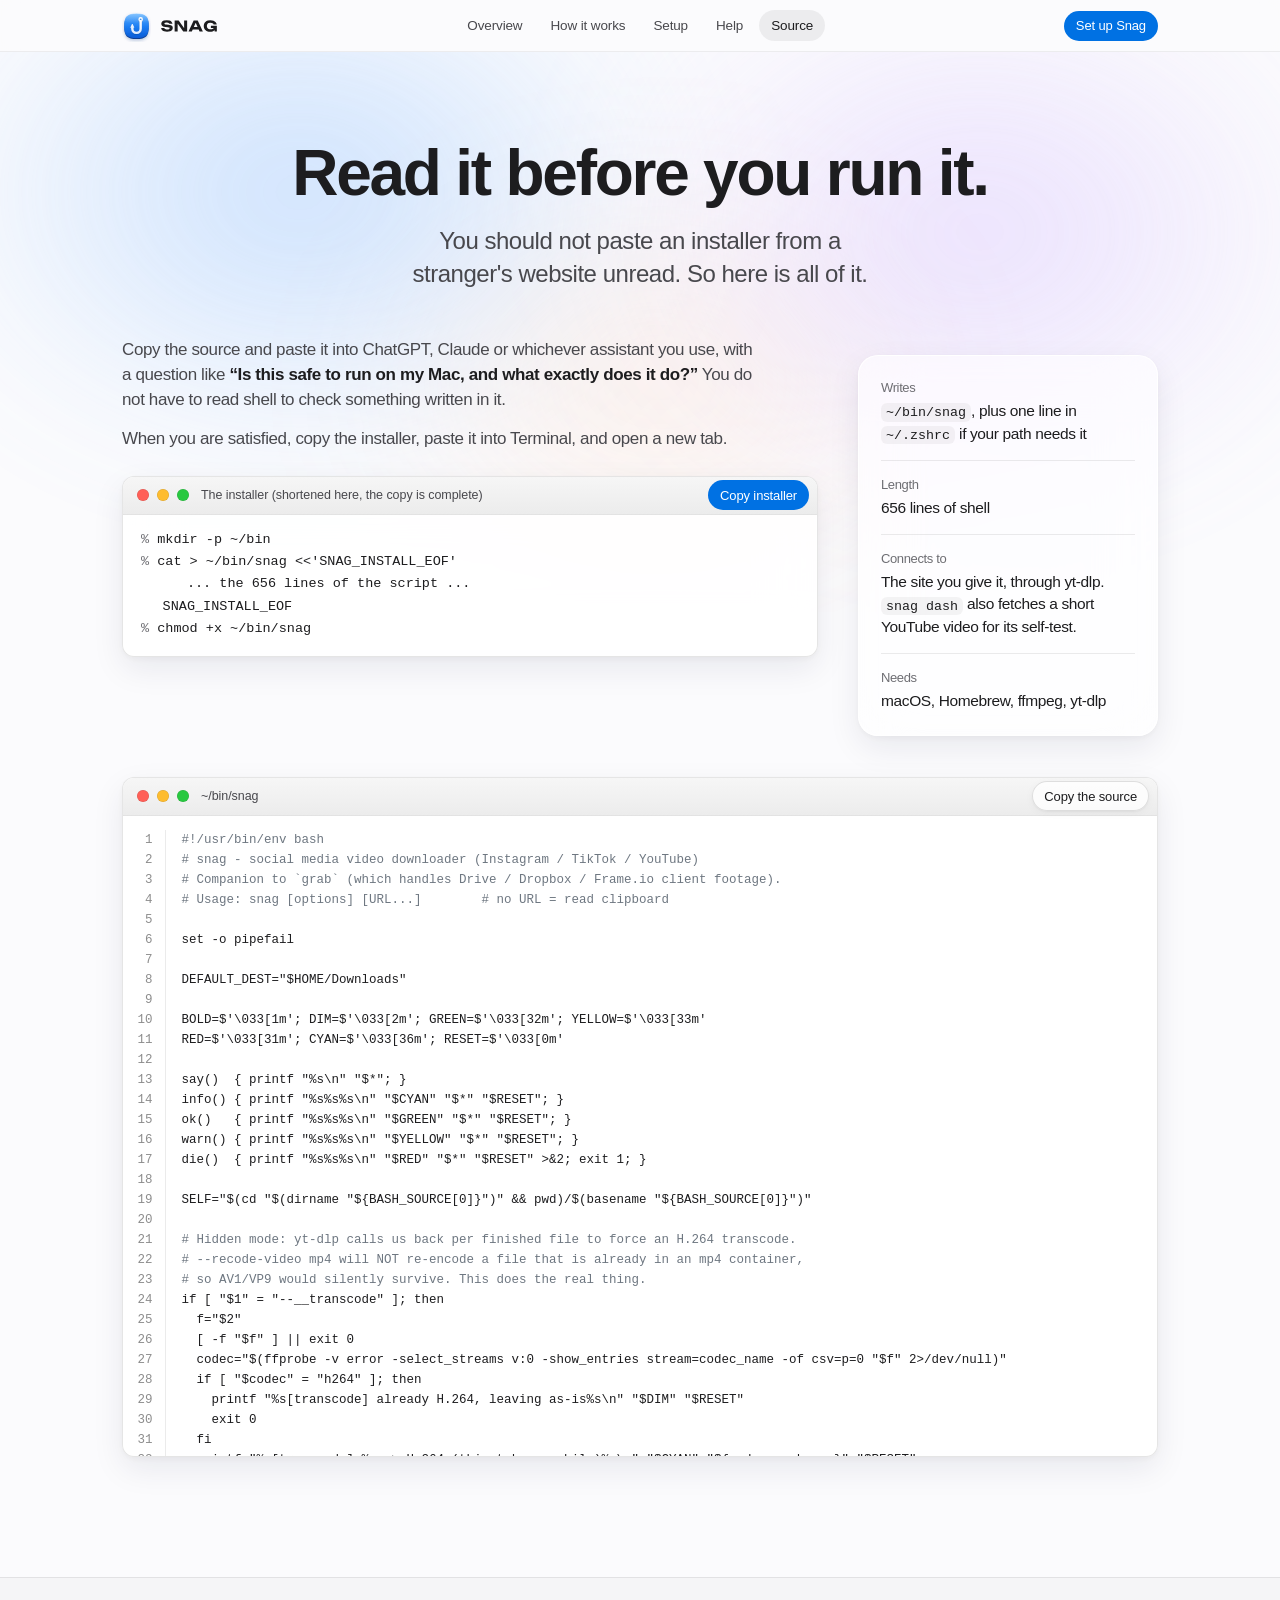
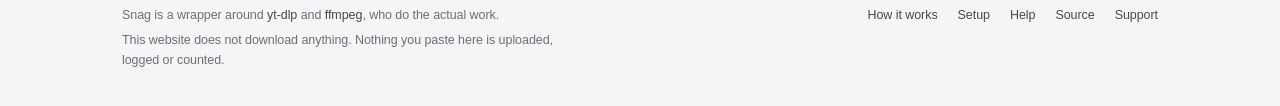
<file: site/source.html>
<!doctype html>
<html lang="en">
<head>
<meta charset="utf-8">
<meta name="viewport" content="width=device-width, initial-scale=1">
<title>Source | Snag</title>
<meta name="description" content="The complete Snag script and its installer, printed in full so you can read it, or have an assistant read it, before you run anything.">
<meta name="theme-color" content="#fbfbfd">
<link rel="icon" href="assets/icon.svg" type="image/svg+xml">
<link rel="apple-touch-icon" href="assets/apple-touch-icon.png">
<link rel="stylesheet" href="assets/snag.css">
</head>
<body>

<header class="nav">
  <div class="nav-in">
    <a class="brand" href="index.html" aria-label="Snag home"><img class="brand-mark" src="assets/logo-mark.svg" alt="" width="29" height="30"><img class="brand-word" src="assets/logo-wordmark.svg" alt="" height="12"></a>
    <button class="nav-toggle" type="button" aria-expanded="false" aria-controls="navLinks" aria-label="Menu">
      <svg viewBox="0 0 20 20" aria-hidden="true"><path d="M3 7h14M3 13h14" stroke="currentColor" stroke-width="1.6" stroke-linecap="round"/></svg>
    </button>
    <ul class="nav-links" id="navLinks">
      <li><a href="index.html">Overview</a></li>
      <li><a href="how-it-works.html">How it works</a></li>
      <li><a href="setup.html">Setup</a></li>
      <li><a href="help.html">Help</a></li>
      <li><a href="source.html" aria-current="page">Source</a></li>
      <li class="nav-links-cta"><a class="btn btn-primary" href="setup.html">Set up Snag</a></li>
    </ul>
    <a class="btn btn-primary btn-sm nav-cta" href="setup.html">Set up Snag</a>
  </div>
</header>

<main>
  <div class="aura low" aria-hidden="true"><span></span></div>

  <header class="page-head">
    <h1>Read it before you run it.</h1>
    <p class="lede">You should not paste an installer from a stranger's website unread. So here is all of it.</p>
  </header>

  <div class="wrap">
    <div class="source-top">
      <div>
        <div class="prose">
          <p>Copy the source and paste it into ChatGPT, Claude or whichever assistant you use, with a question like <b>“Is this safe to run on my Mac, and what exactly does it do?”</b> You do not have to read shell to check something written in it.</p>
          <p>When you are satisfied, copy the installer, paste it into Terminal, and open a new tab.</p>
        </div>
        <div class="term" style="margin-top:24px">
          <div class="term-bar"><span class="lights" aria-hidden="true"><i></i><i></i><i></i></span><span class="term-title">The installer (shortened here, the copy is complete)</span><span class="term-actions"><button class="btn btn-primary btn-sm" type="button" data-copy-installer>Copy installer</button></span></div>
          <pre class="term-body" data-installer-preview></pre>
        </div>
      </div>
      <dl class="facts glass">
        <div><dt>Writes</dt><dd><code>~/bin/snag</code>, plus one line in <code>~/.zshrc</code> if your path needs it</dd></div>
        <div><dt>Length</dt><dd><span data-line-count></span> lines of shell</dd></div>
        <div><dt>Connects to</dt><dd>The site you give it, through yt-dlp. <code>snag dash</code> also fetches a short YouTube video for its self-test.</dd></div>
        <div><dt>Needs</dt><dd>macOS, Homebrew, ffmpeg, yt-dlp</dd></div>
      </dl>
    </div>

    <div class="term code">
      <div class="term-bar">
        <span class="lights" aria-hidden="true"><i></i><i></i><i></i></span>
        <span class="term-title">~/bin/snag</span>
        <span class="term-actions"><button class="btn btn-secondary btn-sm" type="button" id="copySource">Copy the source</button></span>
      </div>
      <pre class="term-body" id="listing" tabindex="0" aria-label="The complete Snag script"></pre>
    </div>
  </div>
</main>

<footer class="foot">
  <div class="foot-in">
    <div>
      <p>Snag is a wrapper around <a href="https://github.com/yt-dlp/yt-dlp">yt-dlp</a> and <a href="https://ffmpeg.org">ffmpeg</a>, who do the actual work.</p>
      <p>This website does not download anything. Nothing you paste here is uploaded, logged or counted.</p>
    </div>
    <nav aria-label="Footer">
      <a href="how-it-works.html">How it works</a>
      <a href="setup.html">Setup</a>
      <a href="help.html">Help</a>
      <a href="source.html">Source</a>
      <a href="support.html">Support</a>
    </nav>
  </div>
</footer>

<script src="assets/snag-source.js"></script>
<script src="assets/site.js"></script>
<script src="assets/source.js"></script>
</body>
</html>
</file>
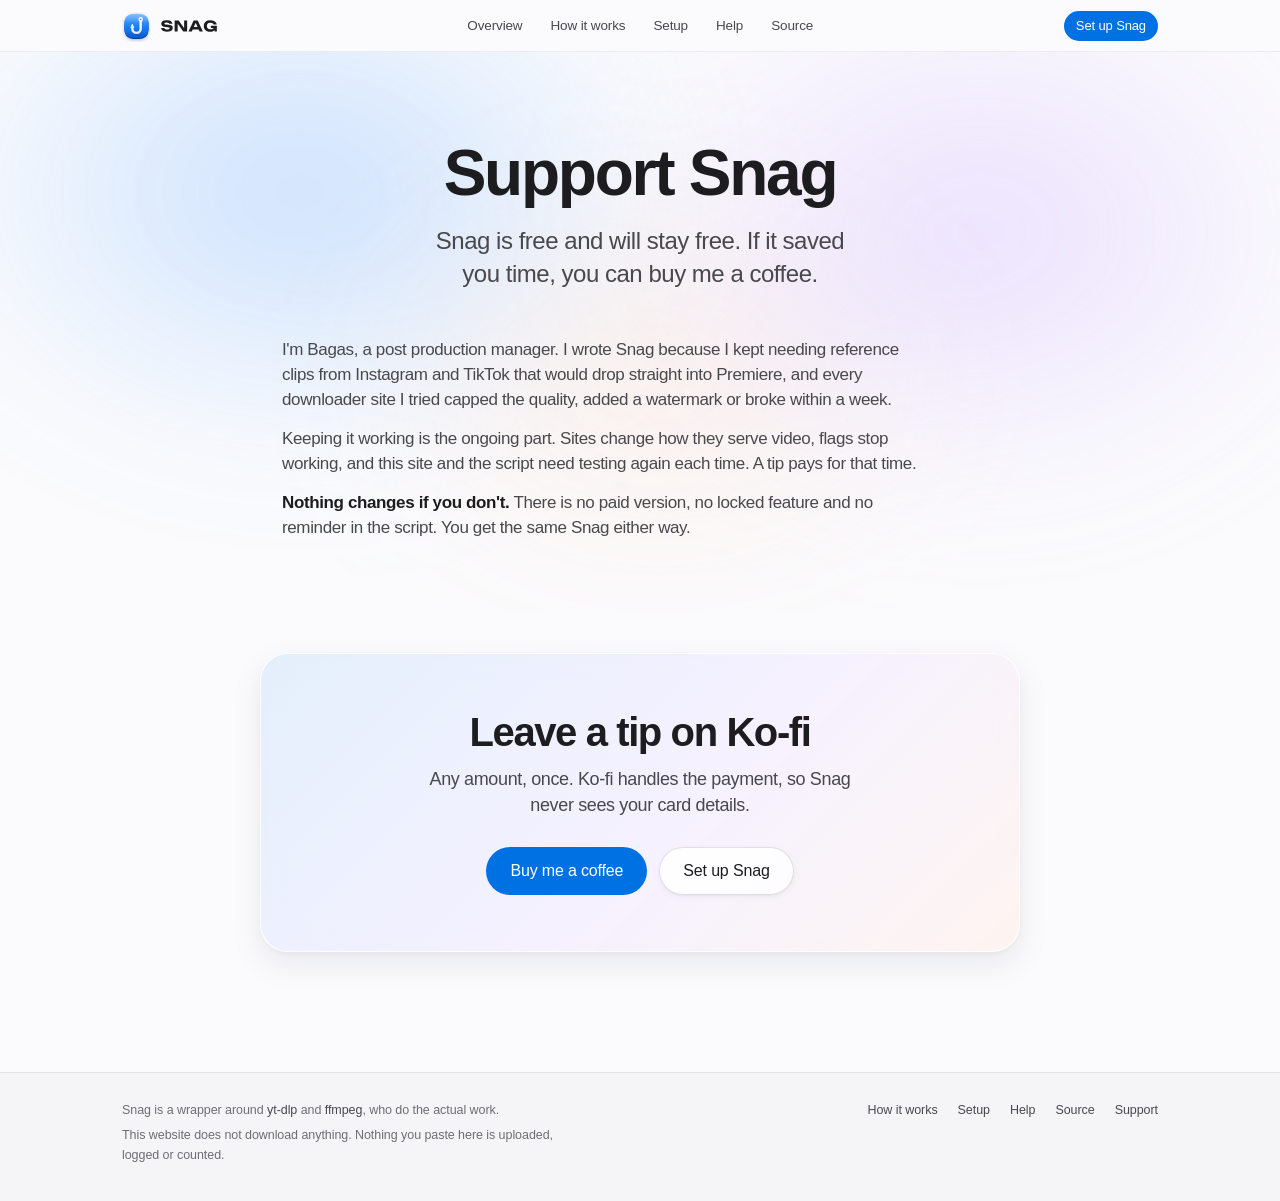
<file: site/support.html>
<!doctype html>
<html lang="en">
<head>
<meta charset="utf-8">
<meta name="viewport" content="width=device-width, initial-scale=1">
<title>Support | Snag</title>
<meta name="description" content="Snag is free, with no ads and no paid tier. If it saved you time, you can leave a tip on Ko-fi.">
<meta name="theme-color" content="#fbfbfd">
<link rel="icon" href="assets/icon.svg" type="image/svg+xml">
<link rel="apple-touch-icon" href="assets/apple-touch-icon.png">
<link rel="stylesheet" href="assets/snag.css">
</head>
<body>

<header class="nav">
  <div class="nav-in">
    <a class="brand" href="index.html" aria-label="Snag home"><img class="brand-mark" src="assets/logo-mark.svg" alt="" width="29" height="30"><img class="brand-word" src="assets/logo-wordmark.svg" alt="" height="12"></a>
    <button class="nav-toggle" type="button" aria-expanded="false" aria-controls="navLinks" aria-label="Menu">
      <svg viewBox="0 0 20 20" aria-hidden="true"><path d="M3 7h14M3 13h14" stroke="currentColor" stroke-width="1.6" stroke-linecap="round"/></svg>
    </button>
    <ul class="nav-links" id="navLinks">
      <li><a href="index.html">Overview</a></li>
      <li><a href="how-it-works.html">How it works</a></li>
      <li><a href="setup.html">Setup</a></li>
      <li><a href="help.html">Help</a></li>
      <li><a href="source.html">Source</a></li>
      <li class="nav-links-cta"><a class="btn btn-primary" href="setup.html">Set up Snag</a></li>
    </ul>
    <a class="btn btn-primary btn-sm nav-cta" href="setup.html">Set up Snag</a>
  </div>
</header>

<main>
  <div class="aura low" aria-hidden="true"><span></span></div>

  <header class="page-head">
    <h1>Support Snag</h1>
    <p class="lede">Snag is free and will stay free. If it saved you time, you can buy me a coffee.</p>
  </header>

  <div class="read prose">
    <p>I'm Bagas, a post production manager. I wrote Snag because I kept needing reference clips from Instagram and TikTok that would drop straight into Premiere, and every downloader site I tried capped the quality, added a watermark or broke within a week.</p>
    <p>Keeping it working is the ongoing part. Sites change how they serve video, flags stop working, and this site and the script need testing again each time. A tip pays for that time.</p>
    <p><b>Nothing changes if you don't.</b> There is no paid version, no locked feature and no reminder in the script. You get the same Snag either way.</p>
  </div>

  <section class="cta-band" aria-labelledby="tip-h" style="max-width:804px">
    <div class="in glass">
      <h2 id="tip-h">Leave a tip on Ko-fi</h2>
      <p>Any amount, once. Ko-fi handles the payment, so Snag never sees your card details.</p>
      <div class="btn-row">
        <a class="btn btn-primary btn-lg" href="https://ko-fi.com/bagaskaragp" target="_blank" rel="noopener">Buy me a coffee</a>
        <a class="btn btn-secondary btn-lg" href="setup.html">Set up Snag</a>
      </div>
    </div>
  </section>
</main>

<footer class="foot">
  <div class="foot-in">
    <div>
      <p>Snag is a wrapper around <a href="https://github.com/yt-dlp/yt-dlp">yt-dlp</a> and <a href="https://ffmpeg.org">ffmpeg</a>, who do the actual work.</p>
      <p>This website does not download anything. Nothing you paste here is uploaded, logged or counted.</p>
    </div>
    <nav aria-label="Footer">
      <a href="how-it-works.html">How it works</a>
      <a href="setup.html">Setup</a>
      <a href="help.html">Help</a>
      <a href="source.html">Source</a>
      <a href="support.html">Support</a>
    </nav>
  </div>
</footer>

<script src="assets/site.js"></script>
</body>
</html>
</file>
<file: site/assets/snag.css>
/* Snag: light macOS glass. One accent, system type, light Terminal windows. */

:root {
  --bg: #fbfbfd;
  --bg-2: #f5f5f7;
  --ink: #1d1d1f;
  --ink-2: #48484d;
  --ink-3: #6e6e73;
  --hair: rgba(0, 0, 0, .08);
  --hair-2: rgba(0, 0, 0, .12);
  --blue: #0071e3;
  --blue-hover: #0062c4;
  --blue-ink: #0066cc;
  --blue-wash: rgba(0, 113, 227, .09);
  --green: #1a7f37;
  --amber: #9a5b00;
  --amber-wash: rgba(255, 159, 10, .12);
  --red: #c4271b;
  --red-wash: rgba(255, 59, 48, .09);

  --glass: rgba(255, 255, 255, .62);
  --glass-strong: rgba(255, 255, 255, .78);
  --glass-edge: rgba(255, 255, 255, .9);
  --blur: saturate(180%) blur(28px);

  --shadow-sm: 0 1px 2px rgba(0, 0, 0, .04), 0 2px 8px rgba(0, 0, 0, .04);
  --shadow-md: 0 2px 6px rgba(0, 0, 0, .04), 0 12px 32px rgba(15, 30, 70, .08);
  --shadow-lg: 0 4px 12px rgba(0, 0, 0, .04), 0 24px 64px rgba(15, 30, 70, .12);

  --sans: -apple-system, BlinkMacSystemFont, "SF Pro Text", "SF Pro Display", "Helvetica Neue", Helvetica, Arial, sans-serif;
  --mono: ui-monospace, "SF Mono", SFMono-Regular, Menlo, Monaco, monospace;

  --r-sm: 10px;
  --r-md: 14px;
  --r-lg: 20px;
  --r-xl: 28px;

  --ease: cubic-bezier(.16, 1, .3, 1);
  --nav-h: 52px;

  color-scheme: light;
}

*, *::before, *::after { box-sizing: border-box; }

html {
  -webkit-text-size-adjust: 100%;
  scroll-padding-top: calc(var(--nav-h) + 20px);
  scrollbar-color: rgba(0, 0, 0, .22) transparent;
}

body {
  margin: 0;
  background: var(--bg);
  color: var(--ink);
  font-family: var(--sans);
  font-size: 17px;
  line-height: 1.47;
  letter-spacing: -.022em;
  -webkit-font-smoothing: antialiased;
  -moz-osx-font-smoothing: grayscale;
  text-rendering: optimizeLegibility;
  min-height: 100vh;
  display: flex;
  flex-direction: column;
  overflow-x: hidden;
}

::selection { background: rgba(0, 113, 227, .2); color: var(--ink); }
input, textarea { caret-color: var(--blue); }
::-webkit-scrollbar { width: 11px; height: 11px; }
::-webkit-scrollbar-thumb { background: rgba(0, 0, 0, .2); border-radius: 99px; border: 3px solid transparent; background-clip: padding-box; }
::-webkit-scrollbar-thumb:hover { background-color: rgba(0, 0, 0, .34); }
::-webkit-scrollbar-track { background: transparent; }

:focus-visible { outline: 3px solid rgba(0, 113, 227, .55); outline-offset: 2px; border-radius: 8px; }

a { color: var(--blue-ink); text-decoration: none; }
a:hover { text-decoration: underline; text-underline-offset: .18em; text-decoration-thickness: 1px; }

h1, h2, h3, h4 { margin: 0; font-weight: 600; color: var(--ink); text-wrap: balance; }
p { margin: 0; }
code, kbd {
  font-family: var(--mono);
  font-size: .86em;
  letter-spacing: 0;
}
code {
  background: rgba(0, 0, 0, .045);
  border-radius: 6px;
  padding: .12em .38em;
  white-space: nowrap;
}
kbd {
  display: inline-block;
  min-width: 1.7em;
  padding: .08em .45em;
  border-radius: 6px;
  background: #fff;
  border: 1px solid var(--hair-2);
  box-shadow: 0 1px 0 rgba(0, 0, 0, .1);
  text-align: center;
  line-height: 1.4;
}

.sr-only {
  position: absolute; width: 1px; height: 1px; padding: 0; margin: -1px;
  overflow: hidden; clip: rect(0, 0, 0, 0); white-space: nowrap; border: 0;
}

/* ---------- light field behind the glass ---------- */

.aura {
  position: absolute;
  inset: 0 0 auto 0;
  height: 900px;
  overflow: hidden;
  pointer-events: none;
  z-index: -1;
}
.aura::before, .aura::after, .aura span {
  content: "";
  position: absolute;
  border-radius: 50%;
  filter: blur(80px);
}
.aura::before {
  width: 760px; height: 520px;
  left: calc(50% - 720px); top: -120px;
  background: radial-gradient(closest-side, rgba(120, 180, 255, .55), rgba(120, 180, 255, 0));
}
.aura::after {
  width: 720px; height: 520px;
  left: calc(50% - 20px); top: -80px;
  background: radial-gradient(closest-side, rgba(200, 170, 255, .5), rgba(200, 170, 255, 0));
}
.aura span {
  width: 640px; height: 420px;
  left: calc(50% - 300px); top: 260px;
  background: radial-gradient(closest-side, rgba(255, 196, 160, .42), rgba(255, 196, 160, 0));
}
.aura.low { height: 560px; opacity: .75; }
.aura.low span { top: 120px; opacity: .7; }

main { position: relative; z-index: 1; flex: 1; }

/* ---------- glass nav ---------- */

.nav {
  position: sticky;
  top: 0;
  z-index: 50;
  height: var(--nav-h);
  background: rgba(251, 251, 253, .68);
  -webkit-backdrop-filter: var(--blur);
  backdrop-filter: var(--blur);
  border-bottom: 1px solid rgba(0, 0, 0, .06);
}
.nav-in {
  max-width: 1080px;
  height: 100%;
  margin: 0 auto;
  padding: 0 22px;
  display: flex;
  align-items: center;
  gap: 28px;
}
.brand {
  display: inline-flex;
  align-items: center;
  gap: 8px;
  flex: none;
}
.brand:hover { text-decoration: none; }
.brand-mark { width: 29px; height: 30px; display: block; margin-top: 2px; }
.brand-word { height: 12px; width: auto; display: block; margin-left: 2px; }
.nav-links {
  display: flex;
  gap: 4px;
  margin: 0 auto;
  padding: 0;
  list-style: none;
}
.nav-links a {
  display: block;
  padding: 6px 12px;
  border-radius: 99px;
  color: var(--ink-2);
  font-size: 13.5px;
  letter-spacing: -.01em;
  transition: color .2s, background-color .2s;
}
.nav-links a:hover { color: var(--ink); text-decoration: none; background: rgba(0, 0, 0, .045); }
.nav-links a[aria-current="page"] { color: var(--ink); font-weight: 500; background: rgba(0, 0, 0, .06); }
.nav-cta { flex: none; }
.nav-toggle {
  display: none;
  margin-left: auto;
  width: 40px; height: 40px;
  border: 0;
  border-radius: 10px;
  background: transparent;
  color: var(--ink);
  cursor: pointer;
}
.nav-toggle svg { width: 20px; height: 20px; }
.nav-toggle:hover { background: rgba(0, 0, 0, .05); }

@media (max-width: 820px) {
  .nav-in { gap: 12px; }
  .nav-toggle { display: grid; place-items: center; }
  .nav-cta { display: none; }
  .nav-links {
    position: absolute;
    top: var(--nav-h);
    left: 0; right: 0;
    margin: 0;
    padding: 8px 14px 18px;
    flex-direction: column;
    gap: 2px;
    background: rgba(251, 251, 253, .9);
    -webkit-backdrop-filter: var(--blur);
    backdrop-filter: var(--blur);
    border-bottom: 1px solid var(--hair);
    box-shadow: var(--shadow-md);
    display: none;
  }
  .nav[data-open="1"] .nav-links { display: flex; }
  .nav-links a { font-size: 17px; padding: 12px 12px; border-radius: 12px; }
  .nav-links .nav-links-cta { display: block; margin-top: 8px; }
}
.nav-links-cta { display: none; }

/* ---------- buttons ---------- */

.btn {
  --h: 36px;
  display: inline-flex;
  align-items: center;
  justify-content: center;
  gap: 7px;
  height: var(--h);
  padding: 0 16px;
  border-radius: 99px;
  border: 0;
  font: 500 14px/1 var(--sans);
  letter-spacing: -.01em;
  cursor: pointer;
  white-space: nowrap;
  transition: background-color .2s, color .2s, box-shadow .2s, transform .2s var(--ease);
}
.btn:hover { text-decoration: none; }
.btn:active { transform: scale(.97); }
.btn svg { width: 16px; height: 16px; flex: none; }
.btn-primary { background: var(--blue); color: #fff; }
.btn-primary:hover { background: var(--blue-hover); }
.btn-secondary {
  background: rgba(255, 255, 255, .8);
  color: var(--ink);
  box-shadow: inset 0 0 0 1px var(--hair-2), var(--shadow-sm);
}
.btn-secondary:hover { background: #fff; }
.btn-quiet { background: transparent; color: var(--blue-ink); padding: 0 10px; }
.btn-quiet:hover { background: var(--blue-wash); }
.btn-sm { --h: 30px; padding: 0 12px; font-size: 13px; }
.btn-lg { --h: 48px; padding: 0 24px; font-size: 16px; }
.btn[disabled] { opacity: .4; cursor: not-allowed; transform: none; }
.btn[data-done="1"] { background: var(--green); color: #fff; box-shadow: none; }

/* ---------- glass surfaces ---------- */

.glass {
  background: var(--glass);
  -webkit-backdrop-filter: var(--blur);
  backdrop-filter: var(--blur);
  border: 1px solid var(--glass-edge);
  box-shadow: var(--shadow-md);
}

/* ---------- the Terminal window ---------- */

.term {
  border-radius: 12px;
  background: rgba(255, 255, 255, .86);
  -webkit-backdrop-filter: var(--blur);
  backdrop-filter: var(--blur);
  border: 1px solid rgba(0, 0, 0, .1);
  box-shadow: 0 0 0 .5px rgba(255, 255, 255, .7) inset, var(--shadow-md);
  overflow: hidden;
  text-align: left;
}
.term-bar {
  position: relative;
  display: flex;
  align-items: center;
  gap: 12px;
  min-height: 38px;
  padding: 0 8px 0 14px;
  background: linear-gradient(#f6f6f6, #ececec);
  border-bottom: 1px solid rgba(0, 0, 0, .08);
}
.lights { display: flex; gap: 8px; flex: none; }
.lights i {
  width: 12px; height: 12px;
  border-radius: 50%;
  background: #ff5f57;
  box-shadow: inset 0 0 0 .5px rgba(0, 0, 0, .14);
}
.lights i:nth-child(2) { background: #febc2e; }
.lights i:nth-child(3) { background: #28c840; }
.term-title {
  flex: 1;
  min-width: 0;
  overflow: hidden;
  text-overflow: ellipsis;
  white-space: nowrap;
  font-size: 12.5px;
  font-weight: 500;
  color: var(--ink-2);
  letter-spacing: -.005em;
}
.term-actions { display: flex; gap: 6px; flex: none; }
.term-body {
  margin: 0;
  padding: 14px 18px 16px;
  font: 13.5px/1.65 var(--mono);
  letter-spacing: 0;
  color: var(--ink);
  white-space: pre-wrap;
  word-break: break-word;
  overflow-wrap: anywhere;
}
.term-body .ln { display: block; padding-left: 1.6em; text-indent: -1.6em; }
.term-body .ln.cmd::before { content: "% "; color: var(--ink-3); }
.term-body .ln.cmd.cont::before { content: ""; }
.term-body .ln.cmd.cont { padding-left: 1.6em; text-indent: 0; }
.term-body.out { color: var(--ink-2); background: rgba(245, 245, 247, .5); }
.term-body.out b { color: var(--ink); font-weight: 600; }
.term-body.out .note { color: var(--blue-ink); }

/* ---------- page header for inner pages ---------- */

.page-head {
  max-width: 980px;
  margin: 0 auto;
  padding: 88px 22px 48px;
  text-align: center;
}
.page-head h1 {
  font-size: clamp(40px, 6vw, 64px);
  line-height: 1.05;
  letter-spacing: -.035em;
  font-weight: 700;
}
.page-head .lede {
  margin: 18px auto 0;
  max-width: 40ch;
  text-wrap: balance;
  font-size: clamp(19px, 2.2vw, 24px);
  line-height: 1.35;
  color: var(--ink-2);
  letter-spacing: -.02em;
}

.wrap { max-width: 1080px; margin: 0 auto; padding: 0 22px; }
.read { max-width: 760px; margin: 0 auto; padding: 0 22px; }

.prose p + p { margin-top: 14px; }
.prose p { color: var(--ink-2); max-width: 68ch; }
.prose b, .prose strong { color: var(--ink); font-weight: 600; }

/* ---------- callouts ---------- */

.callout {
  display: flex;
  gap: 14px;
  padding: 16px 18px;
  border-radius: var(--r-md);
  background: var(--blue-wash);
  color: var(--ink);
  font-size: 15.5px;
  line-height: 1.5;
}
.callout svg { width: 20px; height: 20px; flex: none; margin-top: 1px; color: var(--blue); }
.callout.warn { background: var(--amber-wash); }
.callout.warn svg { color: #c27c00; }
.callout b { font-weight: 600; }

/* ---------- footer ---------- */

.foot {
  position: relative;
  z-index: 1;
  margin-top: 120px;
  background: var(--bg-2);
  border-top: 1px solid var(--hair);
  font-size: 12.5px;
  color: var(--ink-3);
  letter-spacing: -.005em;
}
.foot-in {
  max-width: 1080px;
  margin: 0 auto;
  padding: 28px 22px 36px;
  display: grid;
  grid-template-columns: 1fr auto;
  gap: 18px 40px;
  align-items: start;
}
.foot p { max-width: 64ch; line-height: 1.55; }
.foot p + p { margin-top: 6px; }
.foot nav { display: flex; gap: 6px 20px; flex-wrap: wrap; justify-content: flex-end; }
.foot nav a { color: var(--ink-2); }
.foot a { color: var(--ink-2); }
@media (max-width: 680px) {
  .foot-in { grid-template-columns: 1fr; }
  .foot nav { justify-content: flex-start; }
}

/* ==========================================================
   HOME
   ========================================================== */

.hero {
  max-width: 980px;
  margin: 0 auto;
  padding: 104px 22px 40px;
  text-align: center;
}
.hero h1 {
  font-size: clamp(44px, 7.4vw, 80px);
  line-height: 1.03;
  letter-spacing: -.04em;
  font-weight: 700;
}
.hero .sub {
  margin: 18px auto 0;
  max-width: 44ch;
  text-wrap: balance;
  font-size: clamp(19px, 2.3vw, 24px);
  line-height: 1.35;
  color: var(--ink-2);
  letter-spacing: -.02em;
}

/* the field */
.finder { max-width: 720px; margin: 44px auto 0; }
.field {
  position: relative;
  display: flex;
  align-items: center;
  gap: 6px;
  height: 68px;
  padding: 0 8px 0 22px;
  border-radius: 99px;
  background: var(--glass-strong);
  -webkit-backdrop-filter: var(--blur);
  backdrop-filter: var(--blur);
  border: 1px solid var(--glass-edge);
  box-shadow: 0 0 0 1px rgba(0, 0, 0, .05), var(--shadow-lg);
  transition: box-shadow .3s var(--ease);
}
.field:focus-within {
  box-shadow: 0 0 0 4px rgba(0, 113, 227, .18), 0 0 0 1px rgba(0, 113, 227, .5), var(--shadow-lg);
}
.field[data-state="bad"] { box-shadow: 0 0 0 4px rgba(255, 59, 48, .14), 0 0 0 1px rgba(196, 39, 27, .45), var(--shadow-lg); }
.field-icon {
  position: relative;
  width: 26px; height: 26px;
  flex: none;
  color: var(--ink-3);
}
.field-icon svg {
  position: absolute; inset: 0;
  width: 26px; height: 26px;
  opacity: 0;
  transform: scale(.6);
  transition: opacity .25s, transform .35s var(--ease);
}
.field-icon svg[data-on="1"] { opacity: 1; transform: none; }
.field-icon .ig { color: #d62976; }
.field-icon .tt { color: #111; }
.field-icon .yt { color: #ff0000; }
.field-icon .fb { color: #0866ff; }
.field-icon .x  { color: #111; }
.field input {
  flex: 1;
  min-width: 0;
  height: 100%;
  border: 0;
  outline: 0;
  background: transparent;
  font: 400 19px/1 var(--sans);
  letter-spacing: -.02em;
  color: var(--ink);
  padding: 0 8px;
}
.field input::placeholder { color: var(--ink-3); opacity: 1; }
.field input:focus-visible { outline: none; }
.field .clear {
  width: 30px; height: 30px;
  border: 0; border-radius: 50%;
  background: rgba(0, 0, 0, .07);
  color: var(--ink-2);
  display: none;
  place-items: center;
  cursor: pointer;
  flex: none;
}
.field .clear svg { width: 12px; height: 12px; }
.field .clear:hover { background: rgba(0, 0, 0, .12); }
.field[data-filled="1"] .clear { display: grid; }
.field[data-filled="1"] #pasteBtn { display: none; }
.field .btn-primary { --h: 52px; padding: 0 24px; font-size: 16px; font-weight: 500; }

.field-msg {
  min-height: 24px;
  margin-top: 12px;
  font-size: 14px;
  color: var(--ink-3);
}
.field-msg[data-tone="bad"] { color: var(--red); }
.field-msg[data-tone="ok"] { color: var(--ink-2); }
.field-msg b { font-weight: 600; color: var(--ink); }

/* format segmented control */
.formats .short, .field .btn-primary .go-icon { display: none; }
.field .btn-primary .go-icon { width: 20px; height: 20px; }
.formats {
  display: inline-flex;
  padding: 4px;
  gap: 2px;
  margin-top: 6px;
  border-radius: 99px;
  background: linear-gradient(rgba(118, 118, 128, .12), rgba(118, 118, 128, .12)), rgba(255, 255, 255, .72);
  -webkit-backdrop-filter: var(--blur);
  backdrop-filter: var(--blur);
}
.formats button {
  border: 0;
  border-radius: 99px;
  padding: 8px 16px;
  background: transparent;
  color: var(--ink-2);
  font: 500 14px/1 var(--sans);
  letter-spacing: -.01em;
  cursor: pointer;
  transition: background-color .25s, color .2s, box-shadow .25s;
  white-space: nowrap;
}
.formats button:hover { color: var(--ink); }
.formats button[aria-checked="true"] {
  background: #fff;
  color: var(--ink);
  box-shadow: 0 1px 3px rgba(0, 0, 0, .1), 0 3px 10px rgba(0, 0, 0, .06);
}
.format-row {
  display: flex;
  justify-content: center;
  align-items: center;
  gap: 10px;
  flex-wrap: wrap;
}
.format-note {
  margin-top: 12px;
  font-size: 14px;
  color: var(--ink-3);
}
.format-note b { color: var(--ink-2); font-weight: 500; }

/* options popover */
.more { position: relative; margin-top: 6px; }
.more > button[aria-expanded="true"] { background: #fff; }
.pop {
  position: absolute;
  z-index: 20;
  top: calc(100% + 10px);
  right: 0;
  width: min(380px, calc(100vw - 32px));
  padding: 8px;
  border-radius: var(--r-lg);
  background: rgba(255, 255, 255, .86);
  -webkit-backdrop-filter: var(--blur);
  backdrop-filter: var(--blur);
  border: 1px solid var(--glass-edge);
  box-shadow: 0 0 0 1px rgba(0, 0, 0, .06), var(--shadow-lg);
  text-align: left;
  transform-origin: top right;
}
.pop[hidden] { display: none; }
@media (prefers-reduced-motion: no-preference) {
  .pop:not([hidden]) { animation: pop-in .28s var(--ease); }
  @keyframes pop-in { from { opacity: 0; transform: scale(.94) translateY(-6px); } }
}
.pop-row {
  display: flex;
  align-items: center;
  gap: 14px;
  padding: 10px 12px;
  border-radius: 12px;
}
.pop-row + .pop-row { border-top: 1px solid var(--hair); border-radius: 0; }
.pop-row .txt { flex: 1; min-width: 0; }
.pop-row .nm { display: block; font-size: 14.5px; font-weight: 500; color: var(--ink); }
.pop-row .ds { display: block; margin-top: 2px; font-size: 12.5px; line-height: 1.4; color: var(--ink-3); letter-spacing: -.005em; }
.pop select {
  appearance: none;
  -webkit-appearance: none;
  font: 500 13.5px/1 var(--sans);
  color: var(--ink);
  padding: 7px 28px 7px 11px;
  border-radius: 8px;
  border: 0;
  background: rgba(118, 118, 128, .12) url("data:image/svg+xml,%3Csvg xmlns='http://www.w3.org/2000/svg' width='10' height='6' viewBox='0 0 10 6'%3E%3Cpath d='M1 1l4 4 4-4' fill='none' stroke='%236e6e73' stroke-width='1.6' stroke-linecap='round' stroke-linejoin='round'/%3E%3C/svg%3E") no-repeat right 10px center;
  cursor: pointer;
}

/* macOS switch */
.switch {
  position: relative;
  width: 38px; height: 22px;
  flex: none;
  border: 0;
  border-radius: 99px;
  padding: 0;
  background: rgba(120, 120, 128, .24);
  cursor: pointer;
  transition: background-color .25s;
}
.switch::after {
  content: "";
  position: absolute;
  top: 2px; left: 2px;
  width: 18px; height: 18px;
  border-radius: 50%;
  background: #fff;
  box-shadow: 0 1px 3px rgba(0, 0, 0, .2), 0 0 0 .5px rgba(0, 0, 0, .04);
  transition: transform .3s var(--ease);
}
.switch[aria-checked="true"] { background: #34c759; }
.switch[aria-checked="true"]::after { transform: translateX(16px); }

/* the result */
.result { max-width: 720px; margin: 28px auto 0; text-align: left; }
.result[hidden] { display: none; }
@media (prefers-reduced-motion: no-preference) {
  .result.enter { animation: drop .42s var(--ease); }
  @keyframes drop {
    from { opacity: 0; transform: translateY(-14px) scale(.985); filter: blur(6px); }
  }
}
.result .term-body { font-size: 15px; padding: 18px 22px 20px; }
.result-meta {
  display: flex;
  flex-wrap: wrap;
  gap: 8px;
  padding: 0 22px 18px;
}
.chip {
  display: inline-flex;
  align-items: center;
  gap: 6px;
  padding: 5px 11px;
  border-radius: 99px;
  background: rgba(118, 118, 128, .1);
  font-size: 12.5px;
  font-weight: 500;
  color: var(--ink-2);
  letter-spacing: -.005em;
}
.chip svg { width: 13px; height: 13px; }
.chip.warn { background: var(--amber-wash); color: var(--amber); }
.chip.bad { background: var(--red-wash); color: var(--red); }
.result-foot {
  margin-top: 16px;
  display: grid;
  grid-template-columns: 1fr 1fr;
  gap: 14px;
}
.result-foot .tip {
  padding: 16px 18px;
  border-radius: var(--r-md);
  font-size: 14.5px;
  line-height: 1.5;
  color: var(--ink-2);
}
.result-foot .tip b { color: var(--ink); font-weight: 600; display: block; margin-bottom: 3px; }
@media (max-width: 680px) { .result-foot { grid-template-columns: 1fr; } }

.sites {
  display: flex;
  justify-content: center;
  align-items: center;
  flex-wrap: wrap;
  gap: 8px 22px;
  margin-top: 40px;
  font-size: 13.5px;
  color: var(--ink-3);
}
.sites span { display: inline-flex; align-items: center; gap: 7px; }
.sites svg { width: 17px; height: 17px; }

/* home: the Downloads window */
.lands-sec {
  max-width: 1080px;
  margin: 120px auto 0;
  padding: 0 22px;
  display: grid;
  grid-template-columns: minmax(0, 5fr) minmax(0, 7fr);
  gap: 56px;
  align-items: center;
}
.lands-sec h2 {
  font-size: clamp(32px, 4.4vw, 48px);
  line-height: 1.08;
  letter-spacing: -.035em;
  font-weight: 700;
}
.lands-sec .prose { margin-top: 18px; }
.lands-sec .prose p { font-size: 17px; }
.lands-sec .links { margin-top: 22px; display: flex; gap: 10px; flex-wrap: wrap; }

.finderwin { border-radius: 12px; overflow: hidden; }
.finderwin .term-bar { gap: 14px; }
.fw-grid { display: grid; grid-template-columns: 150px minmax(0, 1fr); min-height: 300px; }
.fw-side {
  padding: 14px 10px;
  background: rgba(240, 240, 245, .55);
  border-right: 1px solid var(--hair);
  font-size: 12.5px;
  color: var(--ink-2);
}
.fw-side .grp { font-size: 11px; font-weight: 600; color: var(--ink-3); padding: 4px 8px 6px; }
.fw-side .it { display: flex; align-items: center; gap: 7px; padding: 5px 8px; border-radius: 6px; }
.fw-side .it svg { width: 15px; height: 15px; color: var(--blue); flex: none; }
.fw-side .it.on { background: rgba(0, 0, 0, .07); color: var(--ink); font-weight: 500; }
.fw-list { font-size: 12.5px; min-width: 0; }
.fw-row {
  display: grid;
  grid-template-columns: minmax(0, 1fr) 84px 92px;
  gap: 12px;
  align-items: center;
  padding: 7px 14px;
  border-bottom: 1px solid rgba(0, 0, 0, .04);
  color: var(--ink-2);
  font-variant-numeric: tabular-nums;
}
.fw-row.h { font-size: 11px; font-weight: 600; color: var(--ink-3); padding-top: 9px; padding-bottom: 7px; border-bottom: 1px solid var(--hair); }
.fw-row .fn { display: flex; align-items: center; gap: 8px; min-width: 0; color: var(--ink); }
.fw-row .fn span { overflow: hidden; text-overflow: ellipsis; white-space: nowrap; }
.fw-row .fn svg { width: 16px; height: 16px; flex: none; }
.fw-row.sel { background: var(--blue); color: rgba(255, 255, 255, .85); }
.fw-row.sel .fn { color: #fff; }
.fw-info {
  margin: 14px;
  padding: 12px 14px;
  border-radius: 10px;
  background: rgba(245, 245, 247, .8);
  border: 1px solid var(--hair);
  display: grid;
  grid-template-columns: auto 1fr;
  gap: 5px 14px;
  font-size: 12px;
  color: var(--ink-2);
}
.fw-info dt { color: var(--ink-3); text-align: right; }
.fw-info dd { margin: 0; color: var(--ink); font-weight: 500; }
.fw-caption { margin-top: 10px; font-size: 12.5px; color: var(--ink-3); text-align: center; }

@media (max-width: 900px) {
  .lands-sec { grid-template-columns: minmax(0, 1fr); gap: 36px; margin-top: 88px; }
}
@media (max-width: 560px) {
  .fw-grid { grid-template-columns: 1fr; }
  .fw-side { display: none; }
  .fw-row { grid-template-columns: minmax(0, 1fr) 70px; }
  .fw-row > :last-child { display: none; }
}

/* home: the promise strip */
.promise {
  max-width: 1080px;
  margin: 120px auto 0;
  padding: 0 22px;
  text-align: center;
}
.promise h2 {
  font-size: clamp(30px, 4.2vw, 46px);
  line-height: 1.1;
  letter-spacing: -.035em;
  font-weight: 700;
  max-width: 22ch;
  margin: 0 auto;
}
.promise h2 span { color: var(--ink-3); }
.promise-list {
  margin: 44px auto 0;
  padding: 0;
  list-style: none;
  display: flex;
  justify-content: center;
  flex-wrap: wrap;
  gap: 12px;
}
.promise-list li {
  display: inline-flex;
  align-items: center;
  gap: 9px;
  padding: 11px 18px;
  border-radius: 99px;
  font-size: 15px;
  color: var(--ink);
}
.promise-list svg { width: 18px; height: 18px; color: var(--blue); flex: none; }
.promise .btn-row { margin-top: 40px; display: flex; gap: 12px; justify-content: center; flex-wrap: wrap; }

@media (max-width: 680px) {
  .hero { padding-top: 64px; }
  .field { height: 60px; padding-left: 16px; }
  .field input { font-size: 17px; }
  .field .btn-primary { --h: 46px; }
  .field #pasteBtn { display: none; }
  .formats { display: grid; grid-template-columns: repeat(4, minmax(0, 1fr)); width: 100%; }
  .formats button { padding: 8px 4px; font-size: 13.5px; }
  .formats .long { display: none; }
  .formats .short { display: inline; }
  .field .btn-primary { width: 46px; padding: 0; }
  .field .btn-primary .go-label { display: none; }
  .field .btn-primary .go-icon { display: block; }
  .format-row { flex-direction: column; gap: 8px; }
  .more .pop { right: auto; left: 50%; transform: translateX(-50%); transform-origin: top center; }
  .result .term-body { font-size: 13.5px; padding: 14px 16px 16px; }
  .result-meta { padding: 0 16px 14px; }
}

/* ==========================================================
   INNER PAGES
   ========================================================== */

/* how it works */
.parts {
  max-width: 1080px;
  margin: 0 auto;
  padding: 0 22px;
  display: grid;
  grid-template-columns: 1fr 1fr 1.3fr;
  gap: 40px;
}
.part {
  padding: 22px 4px 0;
  border-top: 2px solid var(--hair-2);
}
.part.lead { border-top-color: var(--blue); }
.part .part-h code { font-size: .82em; background: rgba(0, 113, 227, .08); color: var(--blue-ink); }
.part .part-h { font-size: 24px; letter-spacing: -.025em; }
.part p { margin-top: 10px; color: var(--ink-2); font-size: 16px; }
@media (max-width: 900px) { .parts { grid-template-columns: minmax(0, 1fr); } }

.sec { max-width: 1080px; margin: 112px auto 0; padding: 0 22px; }
.sec-head { max-width: 640px; }
.sec-head.c { margin: 0 auto; text-align: center; }
.sec-head h2 { font-size: clamp(30px, 4vw, 44px); line-height: 1.1; letter-spacing: -.035em; font-weight: 700; }
.sec-head p { margin-top: 12px; font-size: 19px; color: var(--ink-2); letter-spacing: -.02em; }

.flow {
  margin: 44px 0 0;
  padding: 0;
  list-style: none;
  display: grid;
  grid-template-columns: repeat(5, minmax(0, 1fr));
  counter-reset: flow;
  position: relative;
}
.flow::before {
  content: "";
  position: absolute;
  left: 10%; right: 10%; top: 22px;
  height: 2px;
  background: linear-gradient(90deg, rgba(0, 113, 227, .0), rgba(0, 113, 227, .35) 12%, rgba(0, 113, 227, .35) 88%, rgba(0, 113, 227, 0));
}
.flow li { counter-increment: flow; padding: 0 12px; text-align: center; position: relative; }
.flow li::before {
  content: counter(flow);
  display: grid;
  place-items: center;
  width: 44px; height: 44px;
  margin: 0 auto 18px;
  border-radius: 50%;
  background: #fff;
  box-shadow: inset 0 0 0 1px var(--hair-2), var(--shadow-sm);
  font-weight: 600;
  font-size: 16px;
  color: var(--blue);
  font-variant-numeric: tabular-nums;
}
.flow li:last-child::before { background: var(--blue); color: #fff; box-shadow: 0 6px 18px rgba(0, 113, 227, .35); }
.flow h3 { font-size: 17px; letter-spacing: -.02em; }
.flow p { margin-top: 6px; font-size: 14.5px; color: var(--ink-2); line-height: 1.45; }
@media (max-width: 900px) {
  .flow { grid-template-columns: 1fr; gap: 22px; }
  .flow::before { left: 21px; right: auto; top: 22px; bottom: 22px; width: 2px; height: auto; background: rgba(0, 113, 227, .25); }
  .flow li { display: grid; grid-template-columns: 44px 1fr; gap: 0 16px; text-align: left; padding: 0; }
  .flow li::before { grid-row: span 2; margin: 0; }
  .flow h3 { align-self: end; }
}

.modes-table {
  margin-top: 40px;
  border-radius: var(--r-lg);
  overflow: hidden;
}
.mt-row {
  display: grid;
  grid-template-columns: 200px minmax(0, 1fr) 210px;
  gap: 24px;
  padding: 20px 26px;
  align-items: baseline;
}
.mt-row + .mt-row { border-top: 1px solid var(--hair); }
.mt-row h3 { font-size: 17px; letter-spacing: -.02em; }
.mt-row p { color: var(--ink-2); font-size: 15.5px; }
.mt-row .spec { font: 13px/1.5 var(--mono); color: var(--ink-3); letter-spacing: 0; }
.mt-row .flag { display: block; margin-top: 4px; font: 12.5px/1.4 var(--mono); color: var(--blue-ink); letter-spacing: 0; }
@media (max-width: 760px) {
  .mt-row { grid-template-columns: 1fr; gap: 6px; padding: 18px 20px; }
}

.nots {
  margin-top: 36px;
  display: flex;
  gap: 12px;
  flex-wrap: wrap;
}
.nots li {
  list-style: none;
  display: inline-flex;
  align-items: center;
  gap: 9px;
  padding: 11px 18px;
  border-radius: 99px;
  font-size: 15px;
}
.nots svg { width: 16px; height: 16px; color: var(--red); flex: none; }
.nots { padding: 0; }

.built {
  margin-top: 26px;
  font-size: 15px;
  color: var(--ink-3);
}

.cta-band {
  max-width: 1080px;
  margin: 112px auto 0;
  padding: 0 22px;
}
.cta-band .in {
  border-radius: var(--r-xl);
  padding: 56px 32px;
  text-align: center;
  background: linear-gradient(135deg, rgba(0, 113, 227, .1), rgba(175, 130, 255, .1) 55%, rgba(255, 180, 140, .12)), var(--glass);
}
.cta-band h2 { font-size: clamp(28px, 3.8vw, 40px); letter-spacing: -.035em; line-height: 1.1; font-weight: 700; }
.cta-band p { margin: 12px auto 0; color: var(--ink-2); font-size: 18px; max-width: 46ch; }
.cta-band .btn-row { margin-top: 28px; display: flex; gap: 12px; justify-content: center; flex-wrap: wrap; }

/* setup */
.setup-grid {
  max-width: 1080px;
  margin: 0 auto;
  padding: 0 22px;
  display: grid;
  grid-template-columns: 230px minmax(0, 1fr);
  gap: 56px;
  align-items: start;
}
.steps-nav {
  position: sticky;
  top: calc(var(--nav-h) + 28px);
  padding: 10px;
  border-radius: var(--r-lg);
}
.steps-nav .before { padding: 10px 12px 14px; font-size: 13.5px; color: var(--ink-2); border-bottom: 1px solid var(--hair); margin-bottom: 6px; line-height: 1.45; }
.steps-nav .before b { display: block; color: var(--ink); font-weight: 600; margin-bottom: 2px; }
.steps-nav ol { margin: 0; padding: 0; list-style: none; counter-reset: sn; }
.steps-nav li { counter-increment: sn; }
.steps-nav a {
  display: flex;
  align-items: center;
  gap: 10px;
  padding: 9px 12px;
  border-radius: 10px;
  color: var(--ink-2);
  font-size: 14.5px;
  letter-spacing: -.012em;
}
.steps-nav a::before {
  content: counter(sn);
  display: grid; place-items: center;
  width: 22px; height: 22px;
  border-radius: 50%;
  background: rgba(118, 118, 128, .12);
  font-size: 12px; font-weight: 600;
  color: var(--ink-3);
  flex: none;
  font-variant-numeric: tabular-nums;
}
.steps-nav a:hover { background: rgba(0, 0, 0, .04); text-decoration: none; color: var(--ink); }
.steps-nav a[data-on="1"] { color: var(--ink); font-weight: 500; background: rgba(0, 0, 0, .05); }
.steps-nav a[data-on="1"]::before { background: var(--blue); color: #fff; }

.step {
  padding: 8px 0 52px;
  scroll-margin-top: calc(var(--nav-h) + 24px);
}
.step + .step { padding-top: 44px; border-top: 1px solid var(--hair-2); }
.step h2 .n { color: var(--blue); font-variant-numeric: tabular-nums; }
.step h2 { font-size: clamp(26px, 3.2vw, 34px); letter-spacing: -.03em; line-height: 1.12; font-weight: 700; }
.step > p, .step .prose p { color: var(--ink-2); max-width: 64ch; }
.step > p { margin-top: 14px; }
.step .term { margin-top: 20px; }
.step .callout { margin-top: 18px; }
.step > p b { color: var(--ink); font-weight: 600; }
.step .done-line { margin-top: 22px; padding-top: 18px; border-top: 1px solid var(--hair); font-size: 15px; color: var(--ink-2); }
.step .done-line b { color: var(--green); font-weight: 600; }

@media (max-width: 900px) {
  .setup-grid { grid-template-columns: minmax(0, 1fr); gap: 24px; }
  .steps-nav { position: static; }
  .steps-nav ol { display: flex; flex-wrap: wrap; gap: 2px; }
  .steps-nav a { padding: 7px 10px; font-size: 13.5px; }
  .step { padding-bottom: 40px; }
  .step + .step { padding-top: 34px; }
}

/* help */
.first-move {
  border-radius: var(--r-xl);
  padding: 34px 36px;
  display: grid;
  grid-template-columns: minmax(0, 1fr) minmax(0, 1fr);
  gap: 32px;
  align-items: center;
  background: linear-gradient(140deg, rgba(0, 113, 227, .12), rgba(120, 200, 255, .1)), var(--glass);
}
.first-move h2 { font-size: clamp(26px, 3.2vw, 34px); letter-spacing: -.03em; line-height: 1.12; font-weight: 700; }
.first-move p { margin-top: 10px; color: var(--ink-2); }
@media (max-width: 820px) { .first-move { grid-template-columns: minmax(0, 1fr); padding: 26px 20px; gap: 20px; } }

.faults { margin-top: 20px; border-radius: var(--r-xl); overflow: hidden; }
.fault + .fault { border-top: 1px solid var(--hair); }
.fault summary {
  list-style: none;
  display: flex;
  align-items: center;
  gap: 16px;
  padding: 22px 28px;
  cursor: pointer;
  font-size: 18px;
  font-weight: 600;
  letter-spacing: -.022em;
}
.fault summary::-webkit-details-marker { display: none; }
.fault summary:hover { background: rgba(255, 255, 255, .5); }
.fault summary .msg { flex: 1; }
.fault summary code { font-size: 15px; white-space: normal; background: rgba(255, 59, 48, .08); color: var(--red); }
.fault summary .chev {
  width: 26px; height: 26px; border-radius: 50%;
  display: grid; place-items: center;
  background: rgba(118, 118, 128, .12);
  transition: transform .35s var(--ease);
  flex: none;
}
.fault summary .chev svg { width: 12px; height: 12px; color: var(--ink-2); }
.fault[open] summary .chev { transform: rotate(180deg); }
.fault-body { padding: 0 28px 28px; }
.fault-body .what { color: var(--ink-2); max-width: 64ch; }
.fault-body .what b { color: var(--ink); font-weight: 600; }
.fault-body .fix { margin-top: 16px; padding-top: 16px; border-top: 1px solid var(--hair); }
.fault-body .fix p b.lbl { color: var(--green); }
.fault-body .fix p { color: var(--ink-2); max-width: 64ch; }
.fault-body .fix p b { color: var(--ink); font-weight: 600; }
.fault-body .term { margin-top: 16px; }
@media (max-width: 680px) {
  .fault summary { padding: 18px 18px; font-size: 16.5px; }
  .fault-body { padding: 0 18px 22px; }
}

.dash-grid {
  margin-top: 40px;
  display: grid;
  grid-template-columns: minmax(0, 1fr) minmax(0, 1fr);
  gap: 40px;
  align-items: start;
}
.flags { margin: 22px 0 0; padding: 0; list-style: none; display: grid; gap: 10px; }
.flags li { display: flex; align-items: baseline; gap: 12px; font-size: 15.5px; color: var(--ink-2); }
.flags .dot { width: 10px; height: 10px; border-radius: 50%; flex: none; transform: translateY(-1px); }
.flags b { color: var(--ink); font-weight: 600; }
@media (max-width: 820px) { .dash-grid { grid-template-columns: minmax(0, 1fr); gap: 26px; } }

/* source */
.source-top {
  display: grid;
  grid-template-columns: minmax(0, 1fr) 300px;
  gap: 40px;
  align-items: start;
}
.facts { padding: 8px 22px; border-radius: var(--r-lg); }
.facts div { padding: 14px 0; }
.facts div + div { border-top: 1px solid var(--hair); }
.facts dt { font-size: 13px; color: var(--ink-3); }
.facts dd { margin: 3px 0 0; font-size: 15.5px; color: var(--ink); }
@media (max-width: 900px) { .source-top { grid-template-columns: minmax(0, 1fr); gap: 24px; } }

.code {
  margin-top: 24px;
}
.code .term-body {
  max-height: 640px;
  overflow: auto;
  white-space: pre;
  word-break: normal;
  overflow-wrap: normal;
  font-size: 12.5px;
  line-height: 1.6;
  padding: 14px 0 18px;
  counter-reset: l;
}
.code .term-body .l { display: block; padding: 0 20px 0 0; }
.code .term-body .l::before {
  counter-increment: l;
  content: counter(l);
  display: inline-block;
  width: 3.4em;
  margin-right: 16px;
  padding-right: 12px;
  text-align: right;
  color: rgba(0, 0, 0, .45);
  border-right: 1px solid var(--hair);
  font-variant-numeric: tabular-nums;
  user-select: none;
}
.code .term-body .c { color: #6e7781; }

@media (prefers-reduced-motion: reduce) {
  *, *::before, *::after { transition-duration: 0s !important; animation: none !important; }
}

/* printed Terminal output keeps its columns and scrolls sideways, as it does in Terminal */
.term-body.out { white-space: pre; word-break: normal; overflow-wrap: normal; overflow-x: auto; }
.nav-links a.btn-primary, .nav-links a.btn-primary:hover { color: #fff; background: var(--blue); justify-content: center; }
</file>
